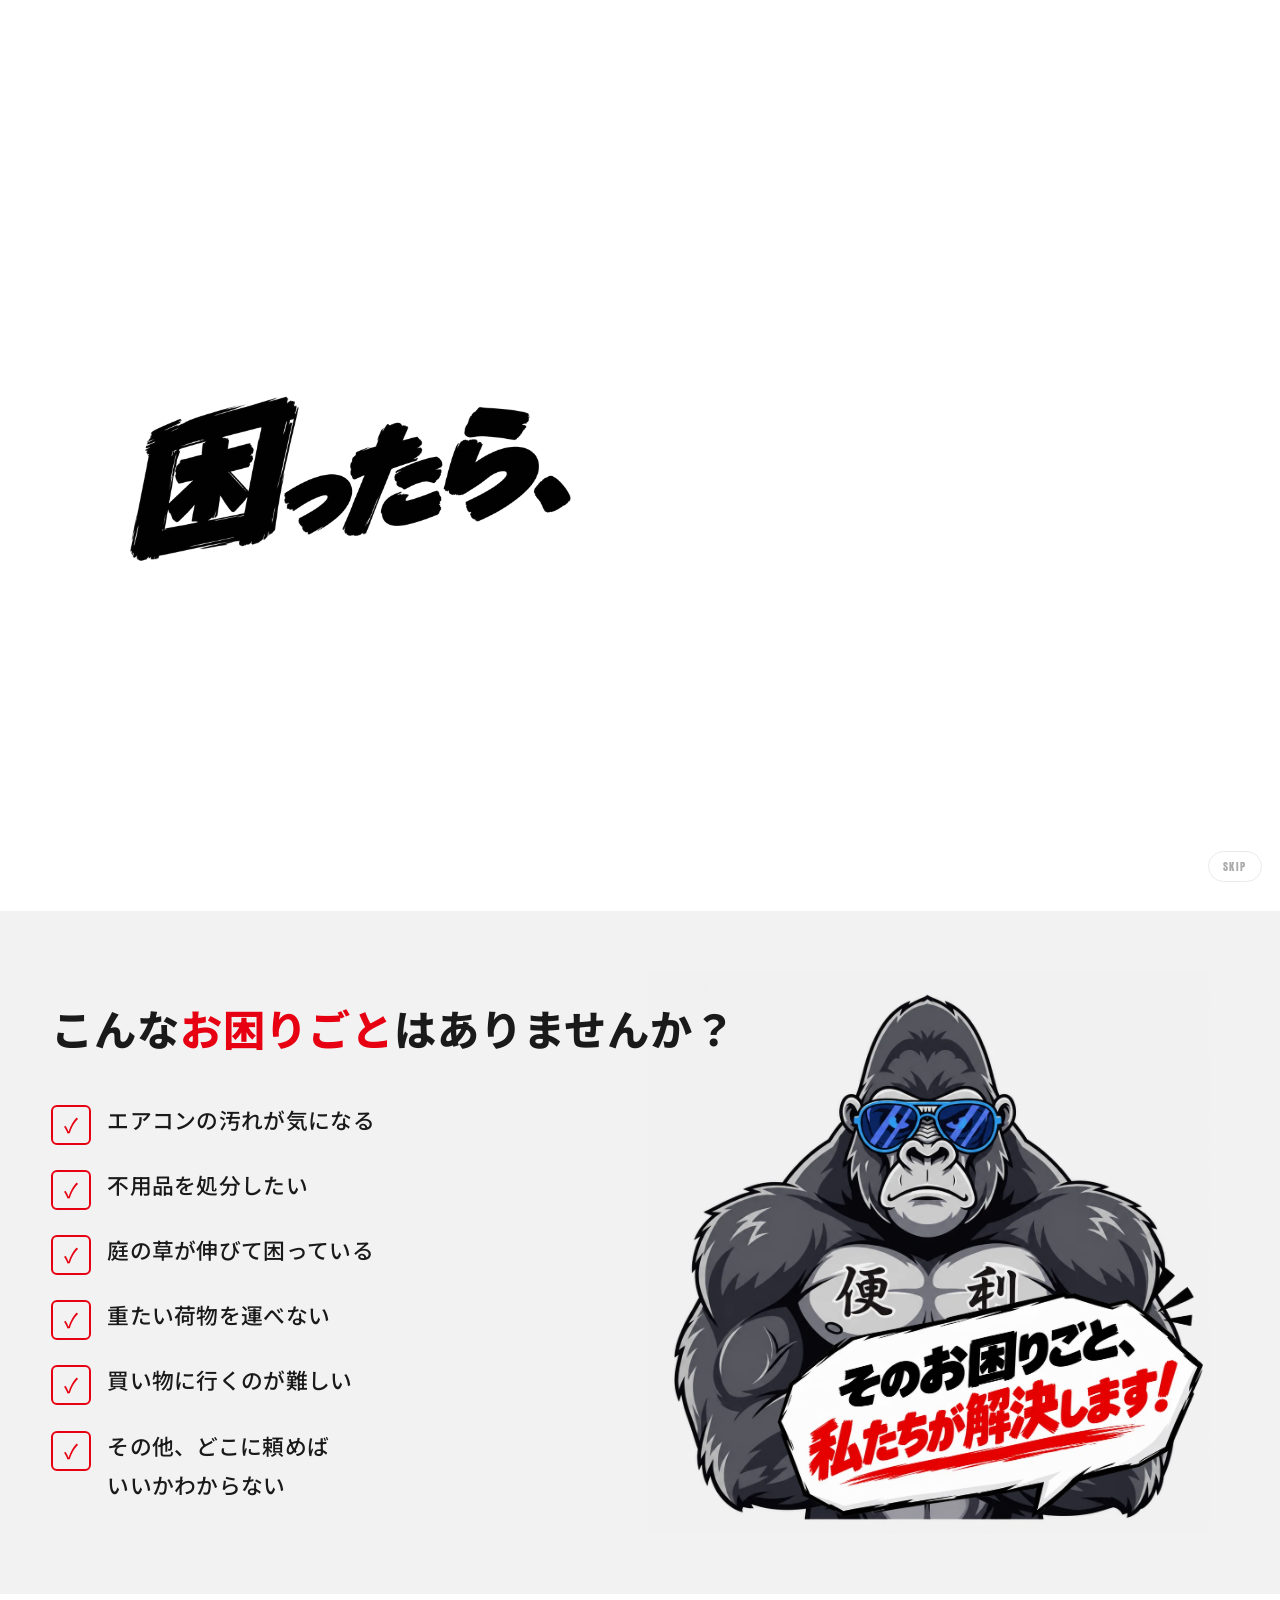
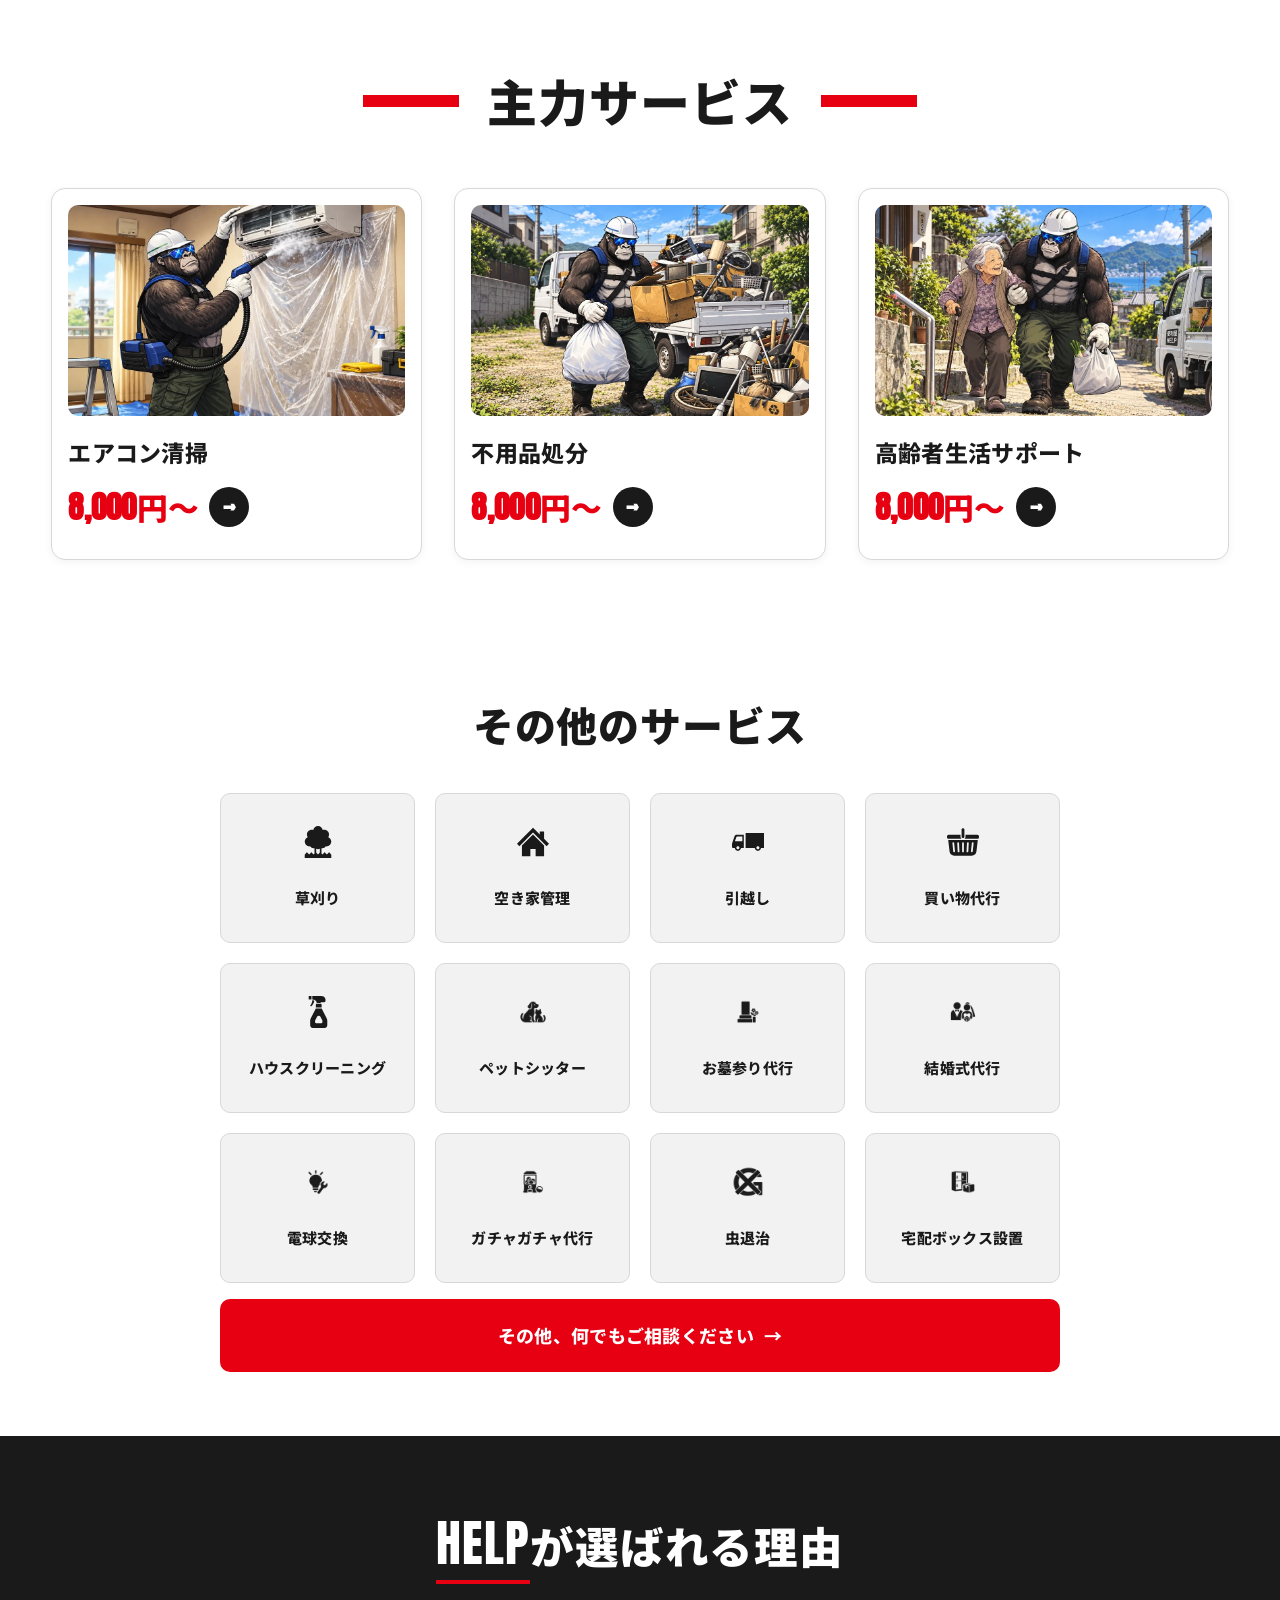
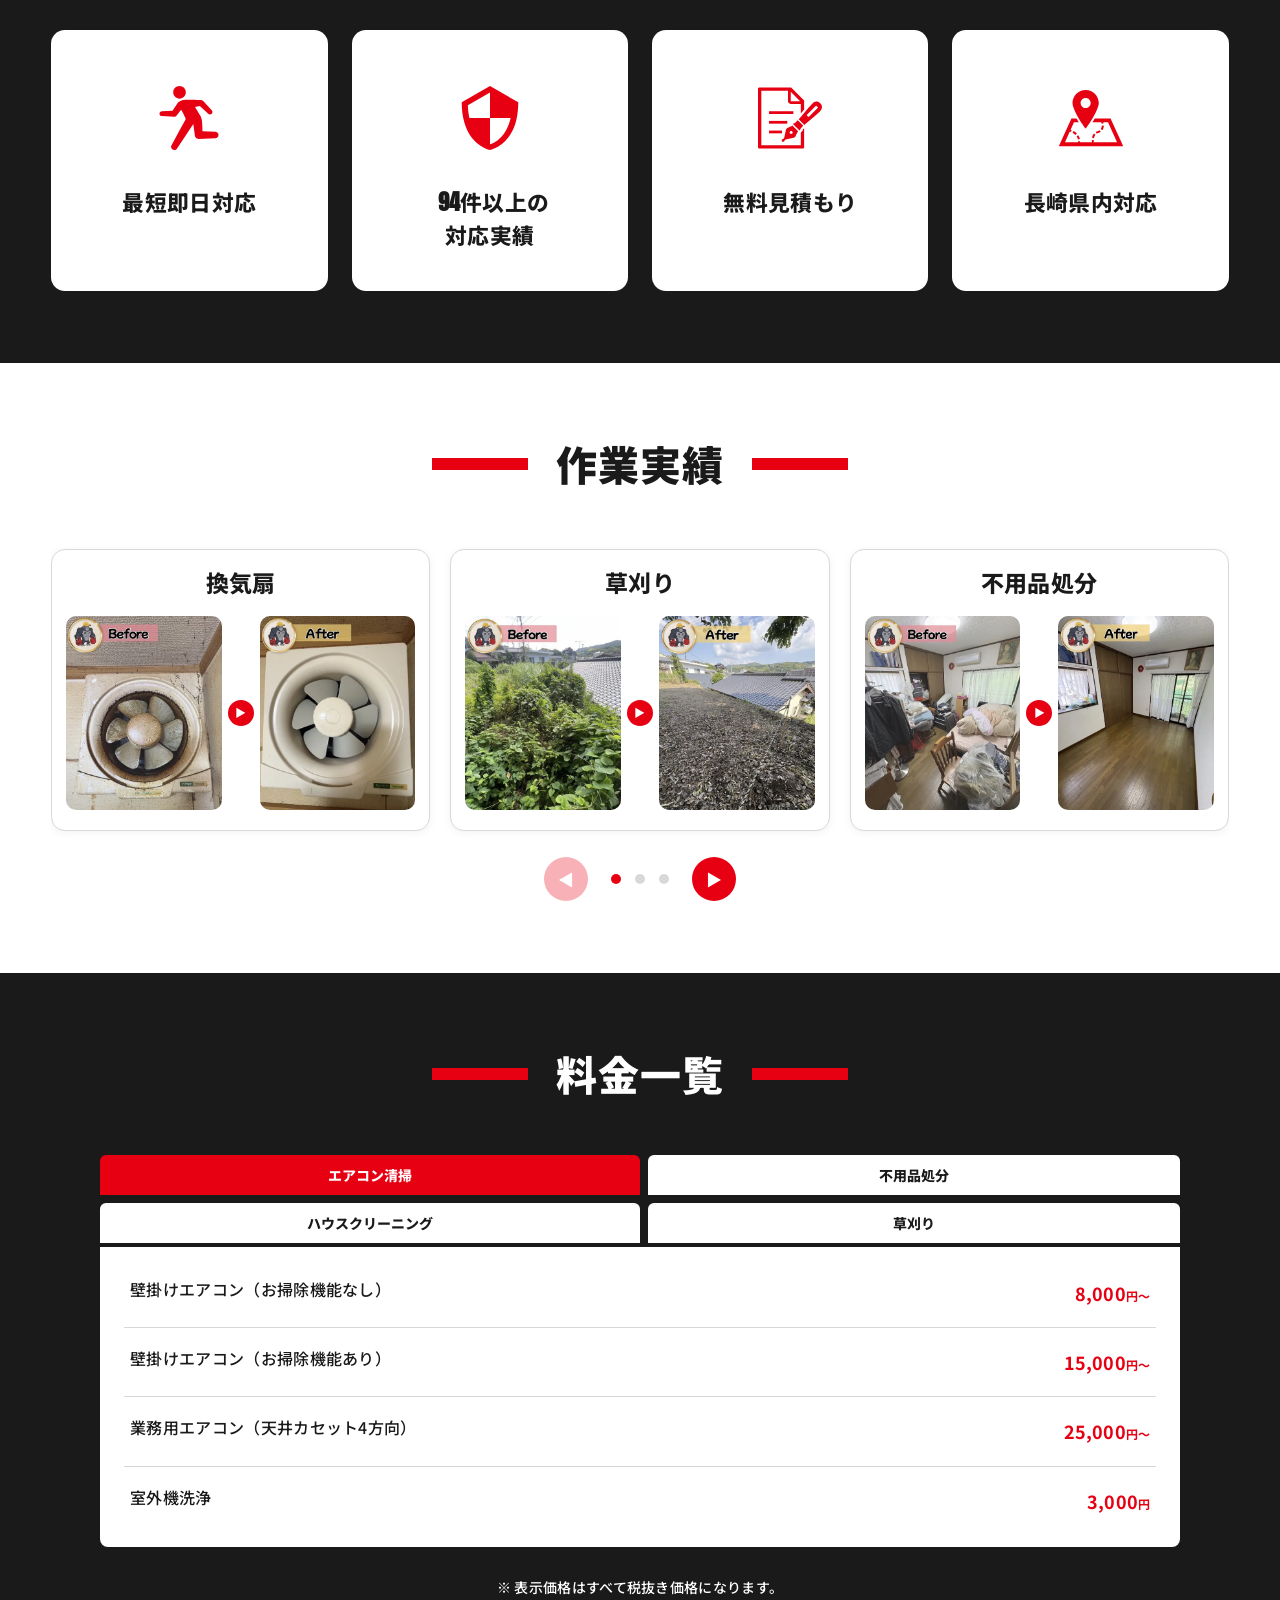
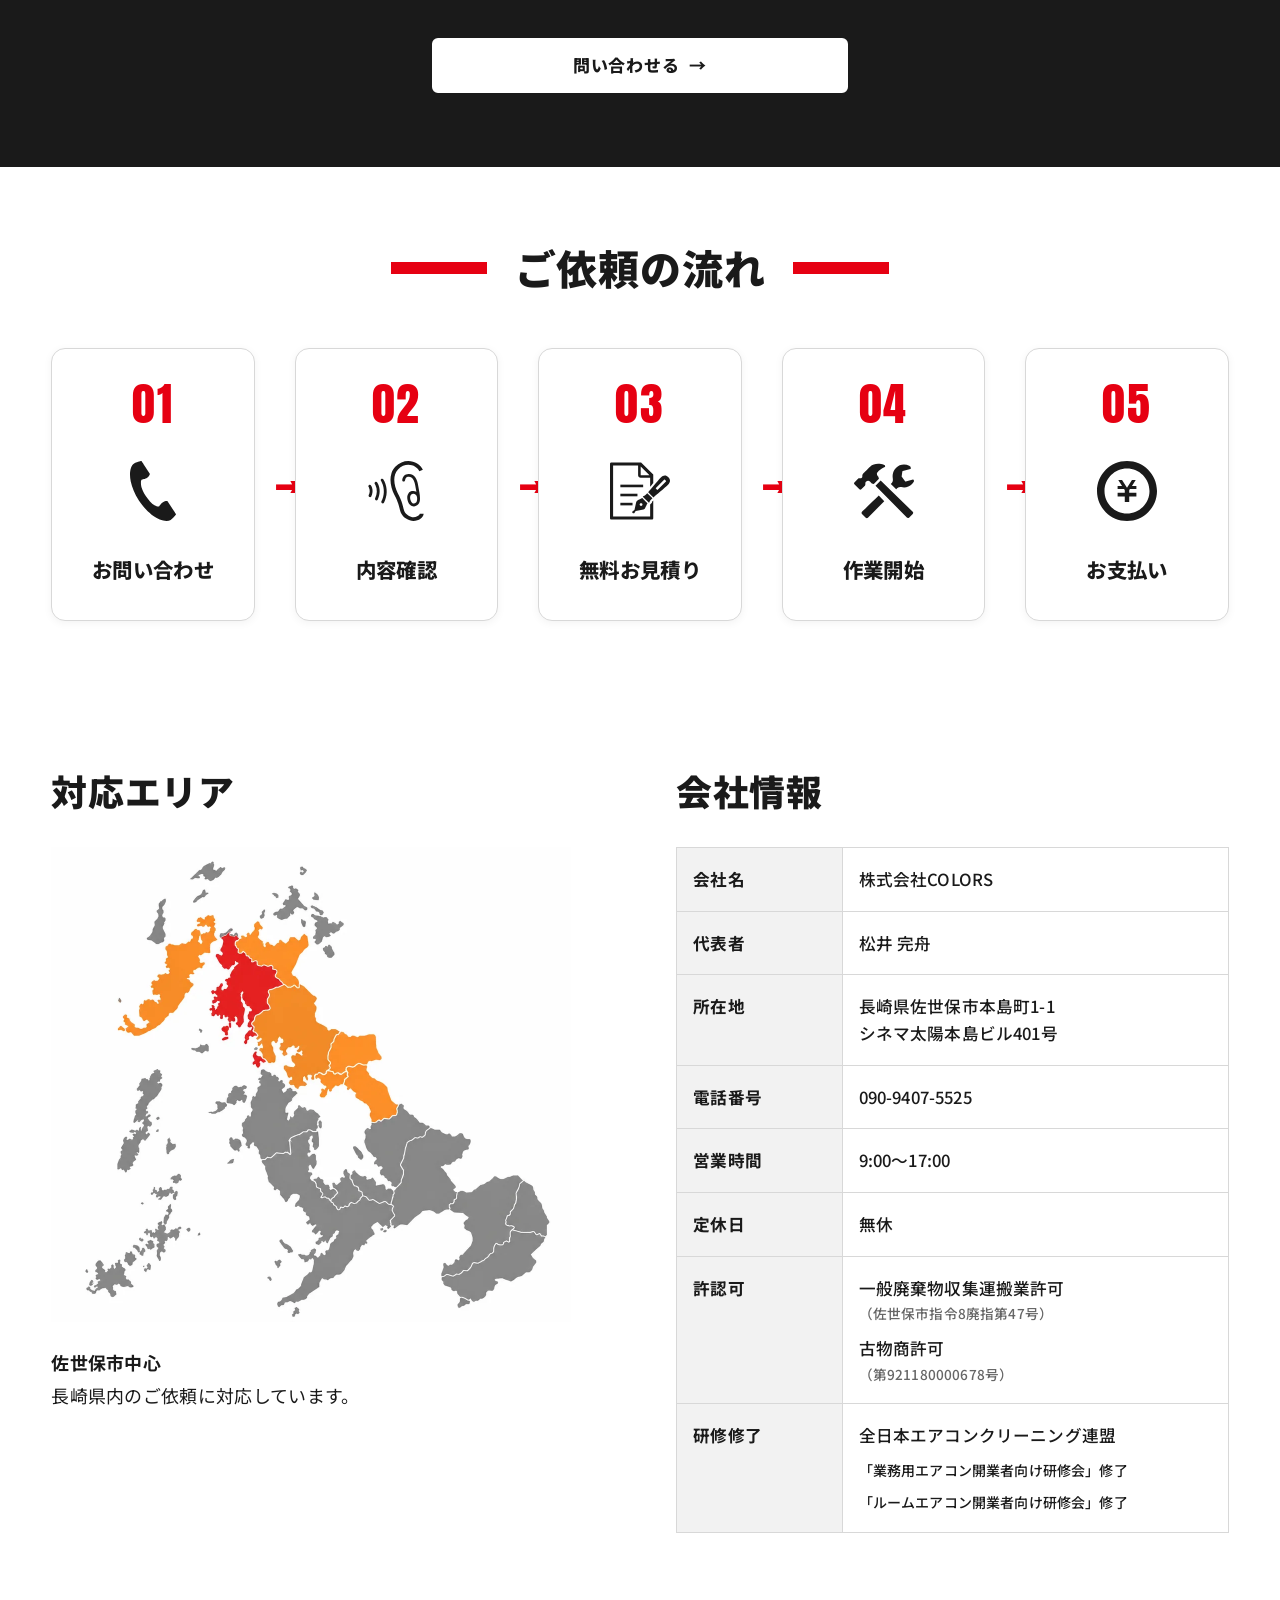
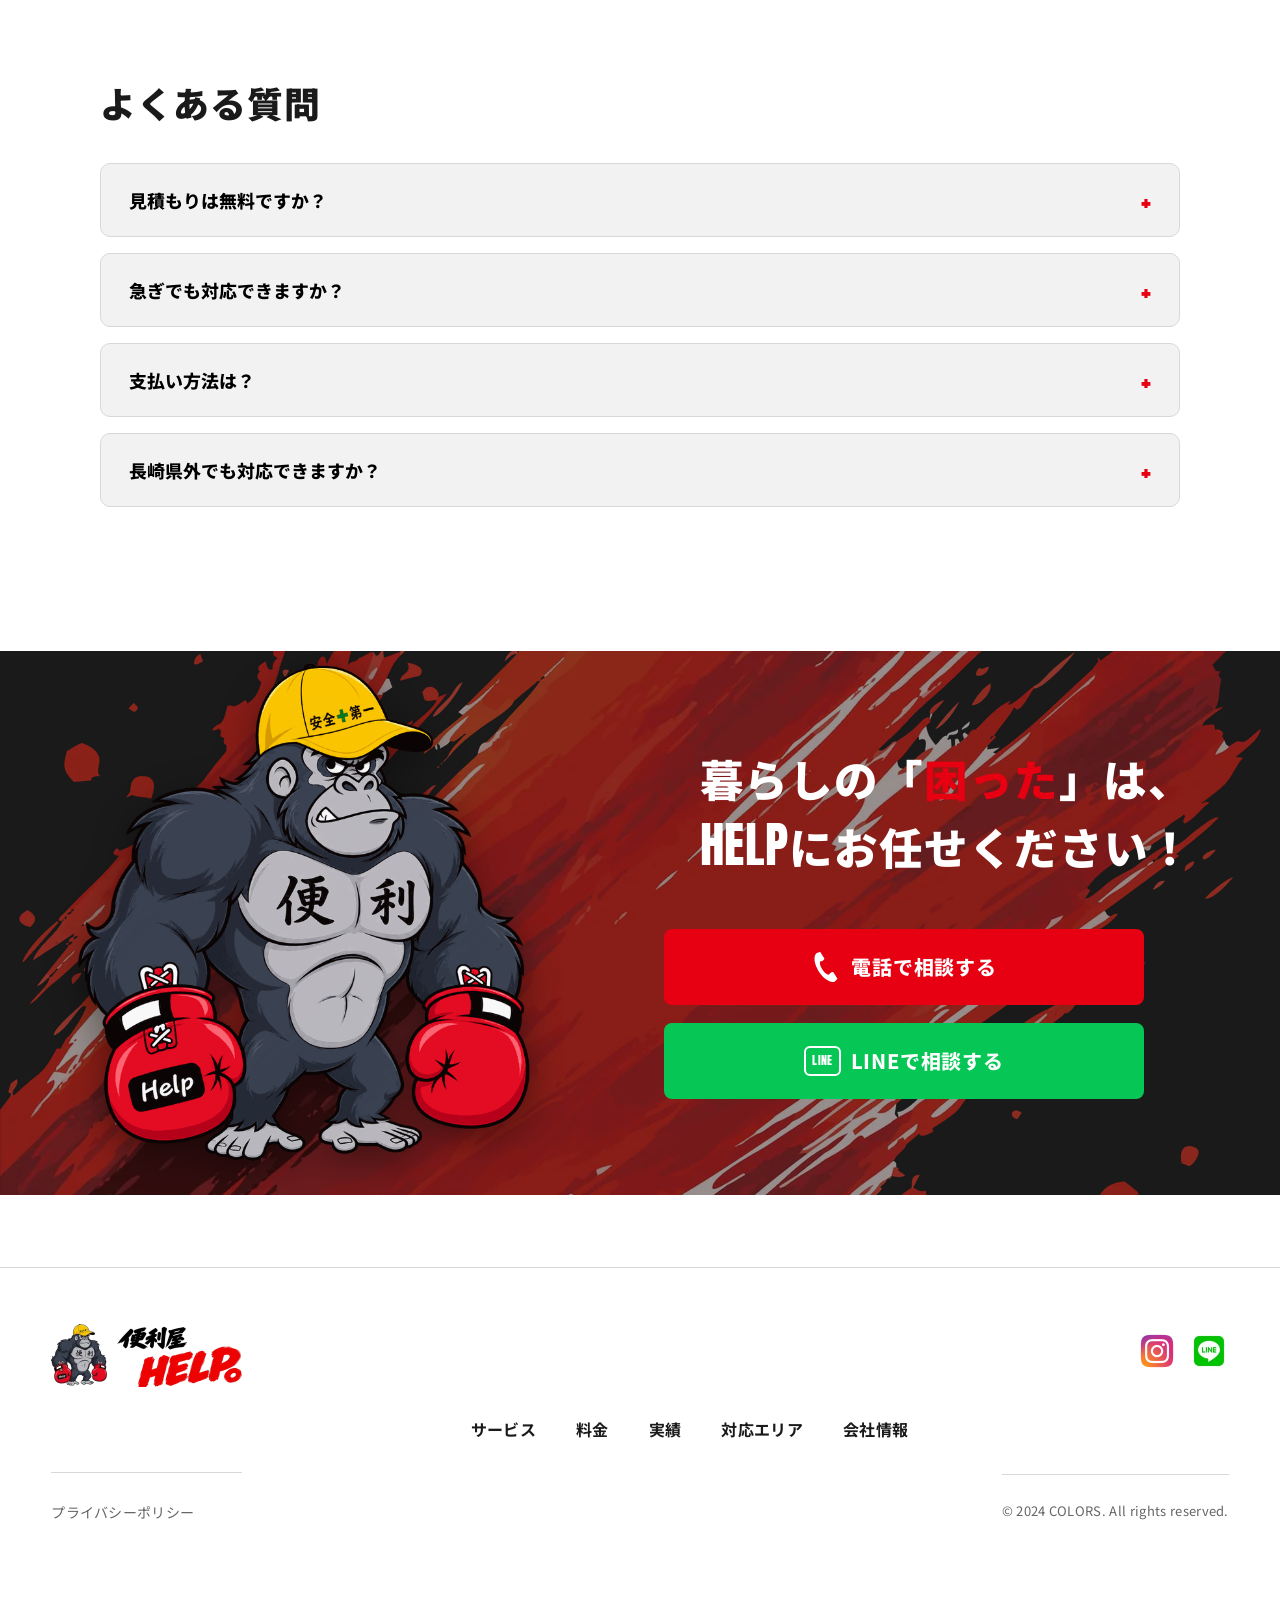
<file: index.html>
<!DOCTYPE html>
<html lang="ja">
<head>
<meta charset="UTF-8">
<meta name="viewport" content="width=device-width, initial-scale=1.0">
<title>佐世保の便利屋HELP｜不用品回収・エアコン清掃・草刈り｜長崎県全域対応</title>
<!-- ▼公開日にこの1行を削除する（削除するまでGoogleの検索結果に出ません） -->
<meta name="robots" content="noindex, nofollow">
<meta name="description" content="佐世保市の便利屋HELP。エアコン清掃・不用品処分・草刈り・高齢者サポートなど、作業料金8,000円〜、見積無料・最短即日対応。長崎県内全域OK。">
<link rel="canonical" href="https://benriya-help.com/">

<!-- ファビコン -->
<link rel="icon" href="/favicon.ico" sizes="48x48">
<link rel="icon" href="/images/icon-192.png" type="image/png" sizes="192x192">
<link rel="apple-touch-icon" href="/images/apple-touch-icon.png">
<meta name="theme-color" content="#e60012">

<!-- OGP（LINE・Instagram・Facebook・X でURLを貼った時のプレビュー） -->
<meta property="og:type" content="website">
<meta property="og:site_name" content="便利屋HELP">
<meta property="og:title" content="佐世保の便利屋HELP｜不用品回収・エアコン清掃・草刈り｜長崎県全域対応">
<meta property="og:description" content="佐世保市の便利屋HELP。作業料金8,000円〜、見積無料・最短即日対応。長崎県内全域OK。">
<meta property="og:url" content="https://benriya-help.com/">
<meta property="og:image" content="https://benriya-help.com/images/ogp.jpg">
<meta property="og:image:width" content="1200">
<meta property="og:image:height" content="630">
<meta property="og:locale" content="ja_JP">
<meta name="twitter:card" content="summary_large_image">

<!-- 構造化データ（Googleに店舗情報を伝える） -->
<script type="application/ld+json">
{
  "@context": "https://schema.org",
  "@type": "HomeAndConstructionBusiness",
  "@id": "https://benriya-help.com/#business",
  "name": "便利屋HELP",
  "alternateName": "HELP",
  "description": "佐世保市を中心に長崎県内全域で、エアコン清掃・不用品処分・草刈り・高齢者生活サポートなどを行う便利屋です。見積無料・最短即日対応。",
  "url": "https://benriya-help.com/",
  "logo": "https://benriya-help.com/images/logo-help-gorilla.png",
  "image": "https://benriya-help.com/images/ogp.jpg",
  "telephone": "+81-90-6586-9995",
  "priceRange": "¥8,000〜",
  "paymentAccepted": "現金, 銀行振込",
  "address": {
    "@type": "PostalAddress",
    "streetAddress": "本島町1-1 シネマ太陽本島ビル401号",
    "addressLocality": "佐世保市",
    "addressRegion": "長崎県",
    "addressCountry": "JP"
  },
  "openingHoursSpecification": {
    "@type": "OpeningHoursSpecification",
    "dayOfWeek": ["Monday","Tuesday","Wednesday","Thursday","Friday","Saturday","Sunday"],
    "opens": "09:00",
    "closes": "17:00"
  },
  "areaServed": [
    { "@type": "City", "name": "佐世保市" },
    { "@type": "AdministrativeArea", "name": "長崎県" }
  ],
  "parentOrganization": {
    "@type": "Organization",
    "name": "株式会社COLORS",
    "telephone": "+81-90-9407-5525"
  },
  "sameAs": [
    "https://www.instagram.com/benriya_help/",
    "https://lin.ee/pJm7vTQ"
  ],
  "hasOfferCatalog": {
    "@type": "OfferCatalog",
    "name": "便利屋サービス",
    "itemListElement": [
      { "@type": "Offer", "itemOffered": { "@type": "Service", "name": "エアコン清掃" } },
      { "@type": "Offer", "itemOffered": { "@type": "Service", "name": "不用品処分" } },
      { "@type": "Offer", "itemOffered": { "@type": "Service", "name": "高齢者生活サポート" } },
      { "@type": "Offer", "itemOffered": { "@type": "Service", "name": "草刈り" } },
      { "@type": "Offer", "itemOffered": { "@type": "Service", "name": "空き家管理" } }
    ]
  }
}
</script>
<link rel="preload" as="image" href="images/fv-komattara.webp" type="image/webp">
<link rel="preload" as="image" href="images/fv-help.webp" type="image/webp">
<link rel="preload" as="image" href="images/fv-gorilla.png">
<link rel="preload" as="image" type="image/webp" imagesrcset="images/fv-bg-red-1280.webp 1280w, images/fv-bg-red-2560.webp 2560w" imagesizes="(min-width: 960px) 70vw, 100vw">
<link rel="preload" as="image" href="images/gorilla-2.webp" type="image/webp">
<link rel="preconnect" href="https://fonts.googleapis.com">
<link rel="preconnect" href="https://fonts.gstatic.com" crossorigin>
<link href="https://fonts.googleapis.com/css2?family=Anton&family=Noto+Sans+JP:wght@400;500;700;800;900&family=Zen+Kaku+Gothic+New:wght@900&display=swap" rel="stylesheet">
<script>
/* スクロールアニメーション用：JSが動く環境だけ非表示状態を有効にする
   （視差効果を減らす設定では付けない）。script.js が読み込めなかった時の保険として
   4秒たっても準備完了にならなければ外す。 */
(function () {
  var root = document.documentElement;
  if (!window.matchMedia || window.matchMedia('(prefers-reduced-motion: reduce)').matches) { return; }
  root.classList.add('js-anim');
  setTimeout(function () {
    if (!window.helpRevealReady) { root.classList.remove('js-anim'); }
  }, 4000);
})();
</script>
<link rel="stylesheet" href="style.css?v=20261120-1">
</head>
<body>

<!-- ============================================================
     OPENING LOADER
     ゲージ(円)→ゲージ・ゴリラをフェードアウト→決め台詞を画面いっぱいに表示
     →フェードアウトの演出。
     参考実装: hertz-sasebo/HOME-PAGE の #loader と同じ仕組み
     （SVG円のstroke-dasharray/dashoffsetでゲージ描画、
     requestAnimationFrame + easeInOutCubicで進行）。
     ゴリラ画像(images/fv-gorilla.png)をゲージの先端に乗せて
     円周上を一周させ、決め台詞はFVと同じ画像
     （fv-komattara.png / fv-help.png）を使い回す。
     ============================================================ -->
<div id="openingLoader" class="opening-loader" role="status" aria-label="読み込み中">
  <div class="opening-loader__inner">
    <div class="opening-loader__ring-wrap" id="openingLoaderRingWrap">
      <svg class="opening-loader__ring" viewBox="0 0 100 100" aria-hidden="true">
        <circle class="opening-loader__track" cx="50" cy="50" r="42"></circle>
        <circle id="openingLoaderArc" class="opening-loader__progress" cx="50" cy="50" r="42" transform="rotate(-90 50 50)"></circle>
      </svg>
      <img class="opening-loader__gorilla" id="openingLoaderGorilla" src="images/fv-gorilla.png" width="700" height="769" alt="" aria-hidden="true">
    </div>
    <div class="opening-loader__foot">
      <span id="openingLoaderCounter" class="opening-loader__counter">000%</span>
    </div>
  </div>
  <div id="openingLoaderCopy" class="opening-loader__copy">
    <picture><source srcset="images/fv-komattara.webp" type="image/webp"><img class="opening-loader__copy-jp" id="openingLoaderJp" src="images/fv-komattara.png?v=20261015" alt="困ったら、" width="1340" height="637"></picture>
    <picture><source srcset="images/fv-help.webp" type="image/webp"><img class="opening-loader__copy-help" id="openingLoaderHelp" src="images/fv-help.png?v=20261015" alt="HELP。" width="1658" height="683"></picture>
  </div>
  <button type="button" class="opening-loader__skip" id="openingLoaderSkip" aria-label="演出をスキップ">SKIP</button>
</div>
<noscript><style>#openingLoader{display:none}</style></noscript>
<script>
/* JS無効時・2回目以降の訪問時に一瞬でも表示させないための
   同期的な先行チェック（本体の演出ロジックはscript.js側）。 */
(function () {
  try {
    if (sessionStorage.getItem('helpOpeningLoaderShown') === '1') {
      var el = document.getElementById('openingLoader');
      if (el) { el.style.display = 'none'; }
    }
  } catch (e) {}
})();
</script>

<!-- ============================================================
     HEADER
     ============================================================ -->
<header class="site-header" id="siteHeader">
  <div class="container header-inner">
    <a href="#fv" class="logo">
      <picture><source srcset="images/logo-help-gorilla.webp" type="image/webp"><img src="images/logo-help-gorilla.png?v=20261015" alt="便利屋HELP" class="logo__img" width="382" height="126"></picture>
    </a>

    <nav class="gnav" id="gnav" aria-label="グローバルナビゲーション">
      <ul class="gnav__list">
        <li><a href="#main-services">サービス</a></li>
        <li><a href="#prices">料金</a></li>
        <li><a href="#works">実績</a></li>
        <li><a href="#area-company">対応エリア</a></li>
        <li><a href="#area-company">会社情報</a></li>
      </ul>
    </nav>

    <button type="button" class="hamburger" id="hamburger" aria-label="メニューを開く" aria-expanded="false" aria-controls="gnav">
      <span></span><span></span><span></span>
    </button>
  </div>
</header>

<main>

  <!-- ============================================================
       01 | ファーストビュー
       ============================================================ -->
  <section id="fv" class="section fv" data-reveal-on="loader">
    <div class="fv__inner">

      <h1 class="fv__title reveal" data-reveal-delay="0.1">
        <span class="visually-hidden">佐世保の便利屋HELP</span>
        <picture><source srcset="images/fv-komattara.webp" type="image/webp"><img class="fv__title-img fv__title-img--jp" src="images/fv-komattara.png?v=20261015" alt="困ったら、" width="1340" height="637"></picture>
        <picture><source srcset="images/fv-help.webp" type="image/webp"><img class="fv__title-img fv__title-img--help" src="images/fv-help.png?v=20261015" alt="HELP。" width="1658" height="683"></picture>
      </h1>

      <div class="fv__visual">
        <picture><source type="image/webp" srcset="images/fv-bg-red-1280.webp 1280w, images/fv-bg-red-2560.webp 2560w" sizes="(min-width: 960px) 70vw, 100vw"><img class="fv__visual-bg reveal reveal--fade" data-reveal-delay="0.25" src="images/fv-bg-red-1280.png" alt="" aria-hidden="true" width="1280" height="1904"></picture>
        <img class="fv__gorilla reveal reveal--right" data-reveal-delay="0.25" src="images/fv-gorilla.png" alt="便利屋HELPのゴリラキャラクター" width="700" height="769">
        <p class="fv__band reveal" data-reveal-delay="0.4">
          <span class="fv__band-line">佐世保から長崎県内全域対応！</span>
          <span class="fv__band-line"><span class="fv__band-em">最短即日</span>で訪問・解決！</span>
        </p>
      </div>

      <p class="fv__price reveal" data-reveal-delay="0.4">
        <span class="fv__price-label">作業料金</span>
        <span class="fv__price-value"><span class="fv__price-num">8,000</span>円〜</span>
      </p>

      <ul class="fv__badges reveal" data-reveal-delay="0.4">
        <li class="fv__badge">見積<br>無料</li>
        <li class="fv__badge">即日<br>対応</li>
        <li class="fv__badge">100件以上の<br>対応実績</li>
      </ul>

      <div class="fv__cta reveal" data-reveal-delay="0.55">
        <a href="tel:09065869995" class="btn btn--tel">
          <span class="btn__icon btn__icon--phone" aria-hidden="true"><i class="icon" style="--icon:url(images/icons/phone.svg)"></i></span>
          電話で相談する
        </a>
        <a href="https://lin.ee/pJm7vTQ" class="btn btn--line">
          <span class="btn__icon" aria-hidden="true">LINE</span>
          LINEで相談する
        </a>
      </div>

      <a class="fv__scroll" href="#problems">
        SCROLL
      </a>

    </div>
  </section>


  <!-- ============================================================
       03 | こんなお困りごとはありませんか？
       ============================================================ -->
  <section id="problems" class="section problems">
    <div class="container problems__inner" data-reveal-together>
      <div class="problems__body">
        <h2 class="heading heading--plain reveal">
          こんな<span class="is-red">お困りごと</span>は<br>ありませんか？
        </h2>

        <ul class="problem-list" data-reveal-delay="0.1" data-reveal-stagger="0.08">
          <li class="reveal reveal--left">エアコンの汚れが気になる</li>
          <li class="reveal reveal--left">不用品を処分したい</li>
          <li class="reveal reveal--left">庭の草が伸びて困っている</li>
          <li class="reveal reveal--left">重たい荷物を運べない</li>
          <li class="reveal reveal--left">買い物に行くのが難しい</li>
          <li class="reveal reveal--left">その他、どこに頼めば<br class="problems__break">いいかわからない</li>
        </ul>
      </div>

      <div class="problems__char">
        <picture><source srcset="images/gorilla-2.webp" type="image/webp"><img class="problems__gorilla reveal reveal--pop" data-reveal-delay="0.8" src="images/gorilla-2.jpg?v=20261015" alt="" width="1254" height="1254"></picture>
        <picture><source srcset="images/そのお困りごと、私たちが解決します！.webp" type="image/webp"><img class="problems__balloon reveal reveal--pop" data-reveal-delay="0.9" src="images/そのお困りごと、私たちが解決します！.png?v=20261015" alt="そのお困りごと、私たちが解決します！" width="1000" height="667"></picture>
      </div>
    </div>
  </section>


  <!-- ============================================================
       04 | 主力サービス
       ============================================================ -->
  <section id="main-services" class="section main-services">
    <div class="container">
      <h2 class="heading heading--slash reveal">主力サービス</h2>

      <div class="service-cards" data-reveal-delay="0.1" data-reveal-stagger="0.12">
        <article class="service-card reveal">
          <picture><source srcset="images/services/aircon-cleaning.webp" type="image/webp"><img src="images/services/aircon-cleaning.jpg?v=20261015" alt="エアコン清掃" class="service-card__img" width="1000" height="625" loading="lazy" decoding="async"></picture>
          <h3 class="service-card__name">エアコン清掃</h3>
          <p class="service-card__price">8,000円〜 <span class="service-card__arrow" aria-hidden="true">→</span></p>
        </article>

        <article class="service-card reveal">
          <picture><source srcset="images/services/waste-disposal.webp" type="image/webp"><img src="images/services/waste-disposal.jpg?v=20261015" alt="不用品処分" class="service-card__img" width="1000" height="625" loading="lazy" decoding="async"></picture>
          <h3 class="service-card__name">不用品処分</h3>
          <p class="service-card__price">8,000円〜 <span class="service-card__arrow" aria-hidden="true">→</span></p>
        </article>

        <article class="service-card reveal">
          <picture><source srcset="images/services/elderly-support.webp" type="image/webp"><img src="images/services/elderly-support.jpg?v=20261015" alt="高齢者生活サポート" class="service-card__img" width="1000" height="626" loading="lazy" decoding="async"></picture>
          <h3 class="service-card__name">高齢者生活サポート</h3>
          <p class="service-card__price">8,000円〜 <span class="service-card__arrow" aria-hidden="true">→</span></p>
        </article>
      </div>
    </div>
  </section>


  <!-- ============================================================
       05 | その他のサービス
       ============================================================ -->
  <section id="other-services" class="section other-services">
    <div class="container">
      <h2 class="heading heading--plain heading--center reveal">その他のサービス</h2>

      <ul class="mini-cards" data-reveal-delay="0.1" data-reveal-stagger="0.04">
        <li class="mini-card reveal">
          <span class="mini-card__icon"><i class="icon" style="--icon:url(images/icons/park.svg)"></i></span>
          <span class="mini-card__name">草刈り</span>
        </li>
        <li class="mini-card reveal">
          <span class="mini-card__icon"><i class="icon" style="--icon:url(images/icons/house.svg)"></i></span>
          <span class="mini-card__name"><span class="mini-card__word">空き家</span> <span class="mini-card__word">管理</span></span>
        </li>
        <li class="mini-card reveal">
          <span class="mini-card__icon"><i class="icon" style="--icon:url(images/icons/truck.svg)"></i></span>
          <span class="mini-card__name">引越し</span>
        </li>
        <li class="mini-card reveal">
          <span class="mini-card__icon"><i class="icon" style="--icon:url(images/icons/basket.svg)"></i></span>
          <span class="mini-card__name"><span class="mini-card__word">買い物</span> <span class="mini-card__word">代行</span></span>
        </li>
        <li class="mini-card reveal">
          <span class="mini-card__icon"><i class="icon" style="--icon:url(images/icons/spray.svg)"></i></span>
          <span class="mini-card__name"><span class="mini-card__word">ハウス</span> <span class="mini-card__word">クリーニング</span></span>
        </li>
        <li class="mini-card reveal">
          <span class="mini-card__icon"><i class="icon" style="--icon:url(images/icons/pet-sitter.png)"></i></span>
          <span class="mini-card__name"><span class="mini-card__word">ペット</span> <span class="mini-card__word">シッター</span></span>
        </li>
        <li class="mini-card reveal">
          <span class="mini-card__icon"><i class="icon" style="--icon:url(images/icons/grave-visit.png)"></i></span>
          <span class="mini-card__name"><span class="mini-card__word">お墓参り</span> <span class="mini-card__word">代行</span></span>
        </li>
        <li class="mini-card reveal">
          <span class="mini-card__icon"><i class="icon" style="--icon:url(images/icons/wedding.png)"></i></span>
          <span class="mini-card__name"><span class="mini-card__word">結婚式</span> <span class="mini-card__word">代行</span></span>
        </li>
        <li class="mini-card reveal">
          <span class="mini-card__icon"><i class="icon" style="--icon:url(images/icons/bulb.png)"></i></span>
          <span class="mini-card__name">電球交換</span>
        </li>
        <li class="mini-card reveal">
          <span class="mini-card__icon"><i class="icon" style="--icon:url(images/icons/gacha.png)"></i></span>
          <span class="mini-card__name"><span class="mini-card__word">ガチャガチャ</span> <span class="mini-card__word">代行</span></span>
        </li>
        <li class="mini-card reveal">
          <span class="mini-card__icon"><i class="icon" style="--icon:url(images/icons/pest-control.png)"></i></span>
          <span class="mini-card__name">虫退治</span>
        </li>
        <li class="mini-card reveal">
          <span class="mini-card__icon"><i class="icon" style="--icon:url(images/icons/locker.png)"></i></span>
          <span class="mini-card__name"><span class="mini-card__word">宅配ボックス</span> <span class="mini-card__word">設置</span></span>
        </li>
      </ul>

      <a href="#page-bottom" class="other-services__more reveal" data-reveal-delay="0.6">その他、何でもご相談ください <span aria-hidden="true">→</span></a>
    </div>
  </section>


  <!-- ============================================================
       06 | HELPが選ばれる理由
       ============================================================ -->
  <section id="reasons" class="section reasons">
    <div class="container">
      <h2 class="heading heading--ondark heading--center reveal"><span class="is-underline acc">HELP</span>が選ばれる理由</h2>

      <ul class="reason-cards" data-reveal-delay="0.1" data-reveal-stagger="0.1">
        <li class="reason-card reveal reveal--pop">
          <span class="reason-card__icon"><i class="icon" style="--icon:url(images/icons/rush.svg)"></i></span>
          <span class="reason-card__text">最短即日対応</span>
        </li>
        <li class="reason-card reveal reveal--pop">
          <span class="reason-card__icon"><i class="icon" style="--icon:url(images/icons/security.svg)"></i></span>
          <span class="reason-card__text"><span class="count-up" data-count-to="100">100</span>件以上の<br>対応実績</span>
        </li>
        <li class="reason-card reveal reveal--pop">
          <span class="reason-card__icon"><i class="icon" style="--icon:url(images/icons/doc-pen.svg)"></i></span>
          <span class="reason-card__text">無料見積もり</span>
        </li>
        <li class="reason-card reveal reveal--pop">
          <span class="reason-card__icon"><i class="icon" style="--icon:url(images/icons/pin.svg)"></i></span>
          <span class="reason-card__text">長崎県内対応</span>
        </li>
      </ul>
    </div>
  </section>


  <!-- ============================================================
       07 | 作業実績
       ============================================================ -->
  <section id="works" class="section works">
    <div class="container">
      <h2 class="heading heading--slash reveal">作業実績</h2>

      <!-- PC・タブレット：1ページ3ボックス×3ページ / スマホ：1ページ2ボックス×4ページ -->
      <div class="works-carousel reveal" data-reveal-delay="0.1" data-works-carousel>
      <div class="work-cards">
        <article class="work-card">
          <h3 class="work-card__name">換気扇</h3>
          <div class="work-card__compare">
            <picture><source srcset="images/works/vent-before.webp" type="image/webp"><img src="images/works/vent-before.jpg?v=20261015" alt="換気扇清掃 施工前" class="work-card__img" width="493" height="600" loading="lazy" decoding="async"></picture>
            <span class="work-card__mid" aria-hidden="true">▶</span>
            <picture><source srcset="images/works/vent-after.webp" type="image/webp"><img src="images/works/vent-after.jpg?v=20261015" alt="換気扇清掃 施工後" class="work-card__img" width="492" height="600" loading="lazy" decoding="async"></picture>
          </div>
        </article>

        <article class="work-card">
          <h3 class="work-card__name">草刈り</h3>
          <div class="work-card__compare">
            <picture><source srcset="images/works/grass-before.webp" type="image/webp"><img src="images/works/grass-before.jpg?v=20261015" alt="草刈り 施工前" class="work-card__img" width="488" height="600" loading="lazy" decoding="async"></picture>
            <span class="work-card__mid" aria-hidden="true">▶</span>
            <picture><source srcset="images/works/grass-after.webp" type="image/webp"><img src="images/works/grass-after.jpg?v=20261015" alt="草刈り 施工後" class="work-card__img" width="488" height="600" loading="lazy" decoding="async"></picture>
          </div>
        </article>

        <article class="work-card work-card--pc-only">
          <h3 class="work-card__name">不用品処分</h3>
          <div class="work-card__compare">
            <picture><source srcset="images/works/waste-before.webp" type="image/webp"><img src="images/works/waste-before.jpg?v=20261015" alt="不用品処分 施工前" class="work-card__img" width="483" height="600" loading="lazy" decoding="async"></picture>
            <span class="work-card__mid" aria-hidden="true">▶</span>
            <picture><source srcset="images/works/waste-after.webp" type="image/webp"><img src="images/works/waste-after.jpg?v=20261015" alt="不用品処分 施工後" class="work-card__img" width="489" height="600" loading="lazy" decoding="async"></picture>
          </div>
        </article>

        <article class="work-card">
          <h3 class="work-card__name">キッチン</h3>
          <div class="work-card__compare">
            <picture><source srcset="images/works/kitchen-before.webp" type="image/webp"><img src="images/works/kitchen-before.jpg?v=20261015" alt="キッチン 施工前" class="work-card__img" loading="lazy" width="489" height="600" decoding="async"></picture>
            <span class="work-card__mid" aria-hidden="true">▶</span>
            <picture><source srcset="images/works/kitchen-after.webp" type="image/webp"><img src="images/works/kitchen-after.jpg?v=20261015" alt="キッチン 施工後" class="work-card__img" loading="lazy" width="489" height="600" decoding="async"></picture>
          </div>
        </article>

        <article class="work-card">
          <h3 class="work-card__name">浴室</h3>
          <div class="work-card__compare">
            <picture><source srcset="images/works/bath-before.webp" type="image/webp"><img src="images/works/bath-before.jpg?v=20261015" alt="浴室 施工前" class="work-card__img" loading="lazy" width="492" height="600" decoding="async"></picture>
            <span class="work-card__mid" aria-hidden="true">▶</span>
            <picture><source srcset="images/works/bath-after.webp" type="image/webp"><img src="images/works/bath-after.jpg?v=20261015" alt="浴室 施工後" class="work-card__img" loading="lazy" width="490" height="600" decoding="async"></picture>
          </div>
        </article>

        <article class="work-card">
          <h3 class="work-card__name">トイレ</h3>
          <div class="work-card__compare">
            <picture><source srcset="images/works/toilet-before.webp" type="image/webp"><img src="images/works/toilet-before.jpg?v=20261015" alt="トイレ 施工前" class="work-card__img" loading="lazy" width="488" height="600" decoding="async"></picture>
            <span class="work-card__mid" aria-hidden="true">▶</span>
            <picture><source srcset="images/works/toilet-after.webp" type="image/webp"><img src="images/works/toilet-after.jpg?v=20261015" alt="トイレ 施工後" class="work-card__img" loading="lazy" width="489" height="600" decoding="async"></picture>
          </div>
        </article>

        <article class="work-card">
          <h3 class="work-card__name">窓清掃</h3>
          <div class="work-card__compare">
            <picture><source srcset="images/works/window-before.webp" type="image/webp"><img src="images/works/window-before.jpg?v=20261015" alt="窓清掃 施工前" class="work-card__img" loading="lazy" width="484" height="600" decoding="async"></picture>
            <span class="work-card__mid" aria-hidden="true">▶</span>
            <picture><source srcset="images/works/window-after.webp" type="image/webp"><img src="images/works/window-after.jpg?v=20261015" alt="窓清掃 施工後" class="work-card__img" loading="lazy" width="485" height="600" decoding="async"></picture>
          </div>
        </article>

        <article class="work-card">
          <h3 class="work-card__name">タイルカーペット施工</h3>
          <div class="work-card__compare">
            <picture><source srcset="images/works/carpet-before.webp" type="image/webp"><img src="images/works/carpet-before.jpg?v=20261015" alt="タイルカーペット施工 施工前" class="work-card__img" loading="lazy" width="490" height="600" decoding="async"></picture>
            <span class="work-card__mid" aria-hidden="true">▶</span>
            <picture><source srcset="images/works/carpet-after.webp" type="image/webp"><img src="images/works/carpet-after.jpg?v=20261015" alt="タイルカーペット施工 施工後" class="work-card__img" loading="lazy" width="484" height="600" decoding="async"></picture>
          </div>
        </article>

        <article class="work-card">
          <h3 class="work-card__name">家具組み立て</h3>
          <div class="work-card__compare">
            <picture><source srcset="images/works/furniture-before.webp" type="image/webp"><img src="images/works/furniture-before.jpg?v=20261015" alt="家具組み立て 施工前" class="work-card__img" loading="lazy" width="480" height="600" decoding="async"></picture>
            <span class="work-card__mid" aria-hidden="true">▶</span>
            <picture><source srcset="images/works/furniture-after.webp" type="image/webp"><img src="images/works/furniture-after.jpg?v=20261015" alt="家具組み立て 施工後" class="work-card__img" loading="lazy" width="480" height="600" decoding="async"></picture>
          </div>
        </article>
      </div>
      <div class="works-carousel__controls">
        <button type="button" class="works-carousel__arrow works-carousel__arrow--prev" aria-label="前の実績へ">&#9664;</button>
        <div class="works-carousel__dots"></div>
        <button type="button" class="works-carousel__arrow works-carousel__arrow--next" aria-label="次の実績へ">&#9654;</button>
      </div>
      </div><!-- /.works-carousel -->
    </div>
  </section>


  <!-- ============================================================
       08 | 料金一覧
       ============================================================ -->
  <section id="prices" class="section prices">
    <div class="container">
      <h2 class="heading heading--slash heading--ondark reveal">料金一覧</h2>

      <div class="price-tabs reveal" data-reveal-delay="0.1" role="tablist" aria-label="料金カテゴリ">
        <button class="price-tab is-active" role="tab" aria-selected="true" data-target="price-ac">エアコン清掃</button>
        <button class="price-tab" role="tab" aria-selected="false" data-target="price-waste">不用品処分</button>
        <button class="price-tab" role="tab" aria-selected="false" data-target="price-house">ハウスクリーニング</button>
        <button class="price-tab" role="tab" aria-selected="false" data-target="price-grass">草刈り</button>
      </div>

      <div class="price-panels reveal" data-reveal-delay="0.1">
        <div class="price-panel is-active" id="price-ac" role="tabpanel">
          <p class="price-panel__head"><span class="price-panel__name">エアコン清掃</span><span class="price-panel__from">8,000円〜</span></p>
          <button type="button" class="price-panel__more" aria-expanded="false" aria-controls="price-ac-detail"><span class="price-panel__label price-panel__label--open">詳細を見る</span><span class="price-panel__label price-panel__label--close">詳細を閉じる</span><span class="price-panel__arrow" aria-hidden="true">→</span></button>
          <div class="price-panel__detail" id="price-ac-detail"><div class="price-panel__inner">
          <table class="price-table">
            <tbody>
              <tr><th>壁掛けエアコン（お掃除機能なし）</th><td><span class="price-table__num">8,000</span><span class="price-table__unit">円〜</span></td></tr>
              <tr><th>壁掛けエアコン（お掃除機能あり）</th><td><span class="price-table__num">15,000</span><span class="price-table__unit">円〜</span></td></tr>
              <tr><th>業務用エアコン（天井カセット4方向）</th><td><span class="price-table__num">25,000</span><span class="price-table__unit">円〜</span></td></tr>
              <tr><th>室外機洗浄</th><td><span class="price-table__num">3,000</span><span class="price-table__unit">円</span></td></tr>
            </tbody>
          </table>
          </div></div>
        </div>

        <div class="price-panel" id="price-waste" role="tabpanel" hidden>
          <p class="price-panel__head"><span class="price-panel__name">不用品処分</span><span class="price-panel__from">8,000円〜</span></p>
          <button type="button" class="price-panel__more" aria-expanded="false" aria-controls="price-waste-detail"><span class="price-panel__label price-panel__label--open">詳細を見る</span><span class="price-panel__label price-panel__label--close">詳細を閉じる</span><span class="price-panel__arrow" aria-hidden="true">→</span></button>
          <div class="price-panel__detail" id="price-waste-detail"><div class="price-panel__inner">
          <table class="price-table">
            <tbody>
              <tr><th>家庭用不用品回収</th><td><span class="price-table__num">8,000</span><span class="price-table__unit">円〜</span></td></tr>
              <tr><th>軽トラ1台（リサイクル商品以外）</th><td><span class="price-table__num">15,000</span><span class="price-table__unit">円〜</span></td></tr>
              <tr><th>分別</th><td><span class="price-table__num">3,000</span><span class="price-table__unit">円〜</span></td></tr>
              <tr><th>駐車場なし運び出し</th><td><span class="price-table__num">3,000</span><span class="price-table__unit">円／人</span></td></tr>
            </tbody>
          </table>
          </div></div>
        </div>
        <div class="price-panel" id="price-house" role="tabpanel" hidden>
          <p class="price-panel__head"><span class="price-panel__name">ハウスクリーニング</span><span class="price-panel__from">15,000円〜</span></p>
          <button type="button" class="price-panel__more" aria-expanded="false" aria-controls="price-house-detail"><span class="price-panel__label price-panel__label--open">詳細を見る</span><span class="price-panel__label price-panel__label--close">詳細を閉じる</span><span class="price-panel__arrow" aria-hidden="true">→</span></button>
          <div class="price-panel__detail" id="price-house-detail"><div class="price-panel__inner">
          <table class="price-table">
            <tbody>
              <tr><th>1K・1R</th><td><span class="price-table__num">15,000</span><span class="price-table__unit">円〜</span></td></tr>
              <tr><th>1LDK</th><td><span class="price-table__num">24,000</span><span class="price-table__unit">円〜</span></td></tr>
              <tr><th>2LDK</th><td><span class="price-table__num">33,000</span><span class="price-table__unit">円〜</span></td></tr>
              <tr><th>3LDK</th><td><span class="price-table__num">42,000</span><span class="price-table__unit">円〜</span></td></tr>
              <tr><th>一戸建／その他</th><td><span class="price-table__num">要相談</span></td></tr>
            </tbody>
          </table>
          </div></div>
        </div>
        <div class="price-panel" id="price-grass" role="tabpanel" hidden>
          <p class="price-panel__head"><span class="price-panel__name">草刈り</span><span class="price-panel__from">8,000円〜</span></p>
          <button type="button" class="price-panel__more" aria-expanded="false" aria-controls="price-grass-detail"><span class="price-panel__label price-panel__label--open">詳細を見る</span><span class="price-panel__label price-panel__label--close">詳細を閉じる</span><span class="price-panel__arrow" aria-hidden="true">→</span></button>
          <div class="price-panel__detail" id="price-grass-detail"><div class="price-panel__inner">
          <table class="price-table">
            <tbody>
              <tr><th>草刈り</th><td><span class="price-table__num">8,000</span><span class="price-table__unit">円〜</span></td></tr>
              <tr><th>範囲計算（無料相談可）</th><td><span class="price-table__num">200</span><span class="price-table__unit">円〜</span><span class="price-table__num">300</span><span class="price-table__unit">円／㎡</span></td></tr>
              <tr><th>除草剤（要お見積り）</th><td><span class="price-table__num">100</span><span class="price-table__unit">円〜</span><span class="price-table__num">200</span><span class="price-table__unit">円／㎡</span></td></tr>
            </tbody>
          </table>
          </div></div>
        </div>
      </div>

      <p class="price-note reveal" data-reveal-delay="0.1">※ 表示価格はすべて税抜き価格になります。</p>

      <div class="section__more reveal" data-reveal-delay="0.1">
        <a href="#page-bottom" class="btn btn--outline">問い合わせる <span aria-hidden="true">→</span></a>
      </div>
    </div>
  </section>


  <!-- ============================================================
       09 | ご依頼の流れ
       ============================================================ -->
  <section id="flow" class="section flow">
    <div class="container">
      <h2 class="heading heading--slash reveal">ご依頼の流れ</h2>

      <ol class="flow-steps" data-reveal-together data-reveal-delay="0.1" data-reveal-stagger="0.15">
        <li class="flow-step reveal">
          <span class="flow-step__num">01</span>
          <span class="flow-step__icon"><i class="icon" style="--icon:url(images/icons/phone.svg)"></i></span>
          <span class="flow-step__label">お問い合わせ</span>
        </li>
        <li class="flow-step reveal">
          <span class="flow-step__num">02</span>
          <span class="flow-step__icon"><i class="icon" style="--icon:url(images/icons/ear.svg)"></i></span>
          <span class="flow-step__label">内容確認</span>
        </li>
        <li class="flow-step reveal">
          <span class="flow-step__num">03</span>
          <span class="flow-step__icon"><i class="icon" style="--icon:url(images/icons/doc-pen.svg)"></i></span>
          <span class="flow-step__label">無料お見積り</span>
        </li>
        <li class="flow-step reveal">
          <span class="flow-step__num">04</span>
          <span class="flow-step__icon"><i class="icon" style="--icon:url(images/icons/tool.svg)"></i></span>
          <span class="flow-step__label">作業開始</span>
        </li>
        <li class="flow-step reveal">
          <span class="flow-step__num">05</span>
          <span class="flow-step__icon"><i class="icon" style="--icon:url(images/icons/coin-yen.svg)"></i></span>
          <span class="flow-step__label">お支払い</span>
        </li>
      </ol>
    </div>
  </section>


  <!-- ============================================================
       10 | 対応エリア・会社情報
       ============================================================ -->
  <section id="area-company" class="section area-company">
    <div class="container area-company__inner">
      <div class="area">
        <h2 class="heading heading--plain reveal">対応エリア</h2>
        <picture><source srcset="images/area-map.webp" type="image/webp"><img class="area__map reveal reveal--zoom" data-reveal-delay="0.1" src="images/area-map.png?v=20261015" alt="長崎県の対応エリアマップ" width="1040" height="950" loading="lazy" decoding="async"></picture>
        <p class="area__lead reveal" data-reveal-delay="0.25"><b>佐世保市中心</b><br>長崎県内のご依頼に対応しています。</p>
      </div>

      <div class="company">
        <h2 class="heading heading--plain reveal">会社情報</h2>
        <table class="company-table reveal" data-reveal-delay="0.1">
          <tbody>
            <tr><th>会社名</th><td>株式会社COLORS</td></tr>
            <tr><th>代表者</th><td>松井 完舟</td></tr>
            <tr><th>所在地</th><td>長崎県佐世保市本島町1-1<br>シネマ太陽本島ビル401号</td></tr>
            <tr><th>電話番号</th><td>090-9407-5525</td></tr>
            <tr><th>営業時間</th><td>9:00〜17:00</td></tr>
            <tr><th>定休日</th><td>無休</td></tr>
            <tr><th>許認可</th><td>
              <ul class="company-table__list">
                <li>一般廃棄物収集運搬業許可<span class="company-table__note">（<span class="company-table__nowrap">佐世保市指令8廃指第47号</span>）</span></li>
                <li>古物商許可<span class="company-table__note">（<span class="company-table__nowrap">第921180000678号</span>）</span></li>
              </ul>
            </td></tr>
            <tr><th>研修修了</th><td>
              <ul class="company-table__list">
                <li>全日本エアコンクリーニング連盟</li>
                <li class="company-table__train"><span class="company-table__train-name">「業務用エアコン開業者向け研修会」</span><span class="company-table__train-done">修了</span></li>
                <li class="company-table__train"><span class="company-table__train-name">「ルームエアコン開業者向け研修会」</span><span class="company-table__train-done">修了</span></li>
              </ul>
            </td></tr>
          </tbody>
        </table>
      </div>
    </div>
  </section>


  <!-- ============================================================
       11 | よくある質問
       ============================================================ -->
  <section id="faq" class="section faq">
    <div class="container">
      <h2 class="heading heading--plain reveal">よくある質問</h2>

      <ul class="faq-list reveal" data-reveal-delay="0.1" id="faqList">
        <li class="faq-item">
          <button type="button" class="faq-item__q" aria-expanded="false">
            <span>見積もりは無料ですか？</span>
            <span class="faq-item__mark" aria-hidden="true">+</span>
          </button>
          <div class="faq-item__a"><p><strong>はい、相談お見積は無料です。</strong><span class="faq-item__body">便利屋HELPでは、お客様のお困りごとやご希望をお伺いし、作業内容に応じたお見積もりをご案内いたします。</span></p></div>
        </li>
        <li class="faq-item">
          <button type="button" class="faq-item__q" aria-expanded="false">
            <span>急ぎでも対応できますか？</span>
            <span class="faq-item__mark" aria-hidden="true">+</span>
          </button>
          <div class="faq-item__a"><p><strong>はい、急ぎのご依頼もご相談ください。</strong><span class="faq-item__body">便利屋HELPでは、お客様のお困りごとにできる限り柔軟に対応いたします。<br>即日対応をご希望の場合も、スケジュールや作業内容に応じて対応可能か確認いたしますので、まずはお気軽にお問い合わせください。</span></p></div>
        </li>
        <li class="faq-item">
          <button type="button" class="faq-item__q" aria-expanded="false">
            <span>支払い方法は？</span>
            <span class="faq-item__mark" aria-hidden="true">+</span>
          </button>
          <div class="faq-item__a"><p><strong>お支払い方法は、現金または銀行振込に対応しております。</strong></p></div>
        </li>
        <li class="faq-item">
          <button type="button" class="faq-item__q" aria-expanded="false">
            <span>長崎県外でも対応できますか？</span>
            <span class="faq-item__mark" aria-hidden="true">+</span>
          </button>
          <div class="faq-item__a"><p><strong>はい、長崎県外のご依頼もご相談ください。</strong><span class="faq-item__body">便利屋HELPでは、長崎県内を中心に、県外のお客様からのご依頼についても、作業内容や場所に応じて柔軟に対応を検討しております。</span></p></div>
        </li>
      </ul>
    </div>
  </section>


  <!-- ============================================================
       12 | 最終CTA
       ============================================================ -->
  <section id="cta" class="section final-cta">
    <div class="final-cta__bg ph" role="img" aria-label="背景ビジュアル（画像プレースホルダー）">
      <picture><source type="image/webp" srcset="images/fv-bg-red-1280.webp 1280w, images/fv-bg-red-2560.webp 2560w" sizes="100vw"><img class="final-cta__brush" src="images/fv-bg-red-1280.png" alt="" aria-hidden="true" width="1280" height="1904" loading="lazy" decoding="async"></picture>
      <img class="final-cta__gorilla reveal reveal--pop" src="images/fv-gorilla.png" alt="" aria-hidden="true" width="700" height="769" loading="lazy" decoding="async">

      <div class="container final-cta__inner">
        <p class="final-cta__copy reveal" data-reveal-delay="0.15">暮らしの「<span class="is-red">困った</span>」は、<br><span class="acc">HELP</span>にお任せください！</p>
        <div class="cta-group reveal" data-reveal-delay="0.3">
          <a href="tel:09065869995" class="btn btn--tel">
            <span class="btn__icon btn__icon--phone" aria-hidden="true"><i class="icon" style="--icon:url(images/icons/phone.svg)"></i></span>
            電話で相談する
          </a>
          <a href="https://lin.ee/pJm7vTQ" class="btn btn--line">
            <span class="btn__icon" aria-hidden="true">LINE</span>
            LINEで相談する
          </a>
        </div>
      </div>
    </div>
  </section>

</main>


<!-- ============================================================
     FOOTER
     ============================================================ -->
<footer class="site-footer" id="page-bottom">
  <div class="container site-footer__inner">
    <div class="site-footer__top">
      <a href="#fv" class="logo logo--footer">
        <picture><source srcset="images/logo-help-gorilla.webp" type="image/webp"><img src="images/logo-help-gorilla.png?v=20261015" alt="便利屋HELP" class="logo__img" width="382" height="126" loading="lazy" decoding="async"></picture>
      </a>
      <ul class="sns-list">
        <li><a href="https://www.instagram.com/benriya_help/" class="sns-list__item" aria-label="Instagram"><img src="images/sns-instagram.png?v=20261015" alt="" width="40" height="40" loading="lazy" decoding="async"></a></li>
        <li><a href="https://lin.ee/pJm7vTQ" class="sns-list__item" aria-label="LINE"><picture><source srcset="images/sns-line.webp" type="image/webp"><img src="images/sns-line.jpg?v=20261015" alt="" width="40" height="40" loading="lazy" decoding="async"></picture></a></li>
      </ul>
    </div>

    <nav class="fnav" aria-label="フッターナビゲーション">
      <ul>
        <li><a href="#main-services">サービス</a></li>
        <li><a href="#prices">料金</a></li>
        <li><a href="#works">実績</a></li>
        <li><a href="#area-company">対応エリア</a></li>
        <li><a href="#area-company">会社情報</a></li>
      </ul>
    </nav>

    <p class="fnav__sub"><a href="#">プライバシーポリシー</a></p>
    <p class="copyright">&copy; 2024 COLORS. All rights reserved.</p>
  </div>
</footer>


<!-- ============================================================
     追従CTA（FVを過ぎたら透過→表示 / FAQ末尾を画面下部が通過したら非表示）
     ============================================================ -->
<div class="floating-cta" id="floatingCta" aria-hidden="true">
  <div class="floating-cta__inner">
    <a href="tel:09065869995" class="btn btn--tel">
      <span class="btn__icon btn__icon--phone" aria-hidden="true"><i class="icon" style="--icon:url(images/icons/phone.svg)"></i></span>
      電話で相談する
    </a>
    <a href="https://lin.ee/pJm7vTQ" class="btn btn--line">
      <span class="btn__icon" aria-hidden="true">LINE</span>
      LINEで相談する
    </a>
  </div>
</div>

<script src="script.js?v=20261015-2"></script>
</body>
</html>
</file>
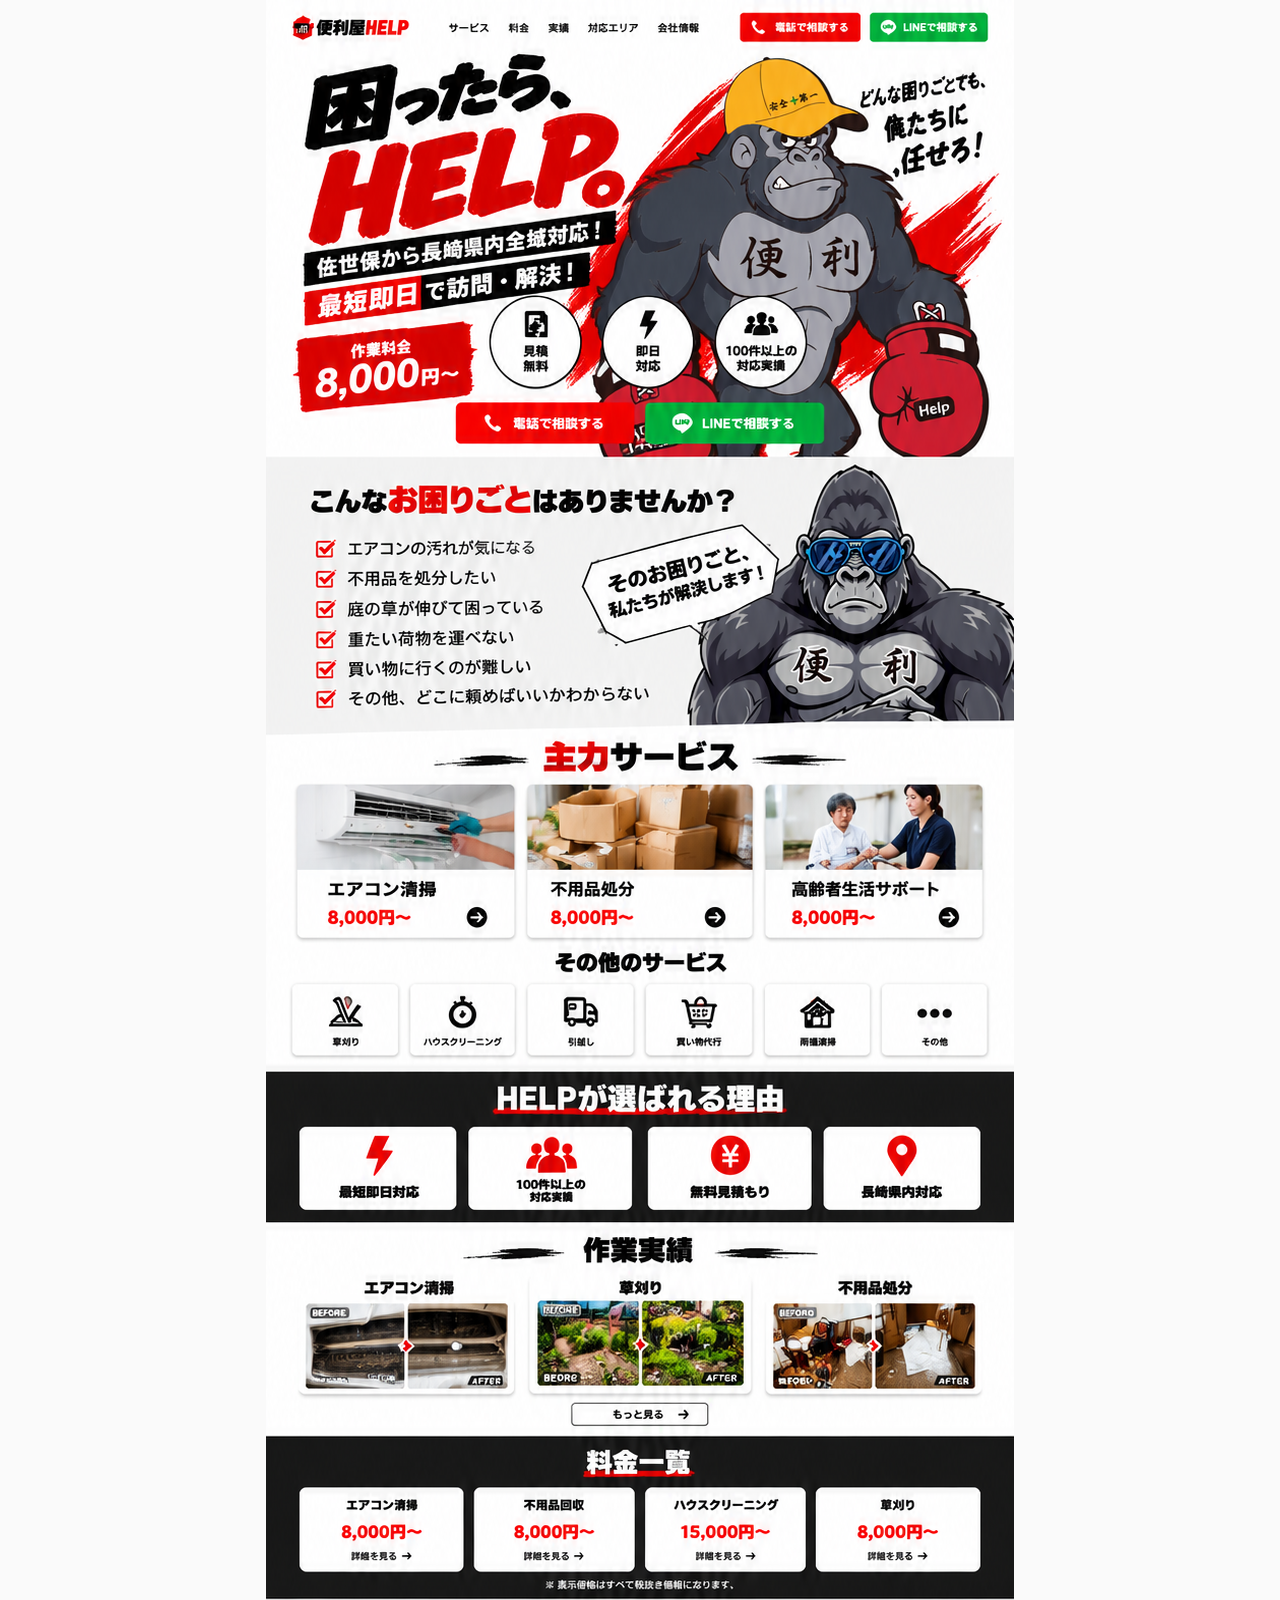
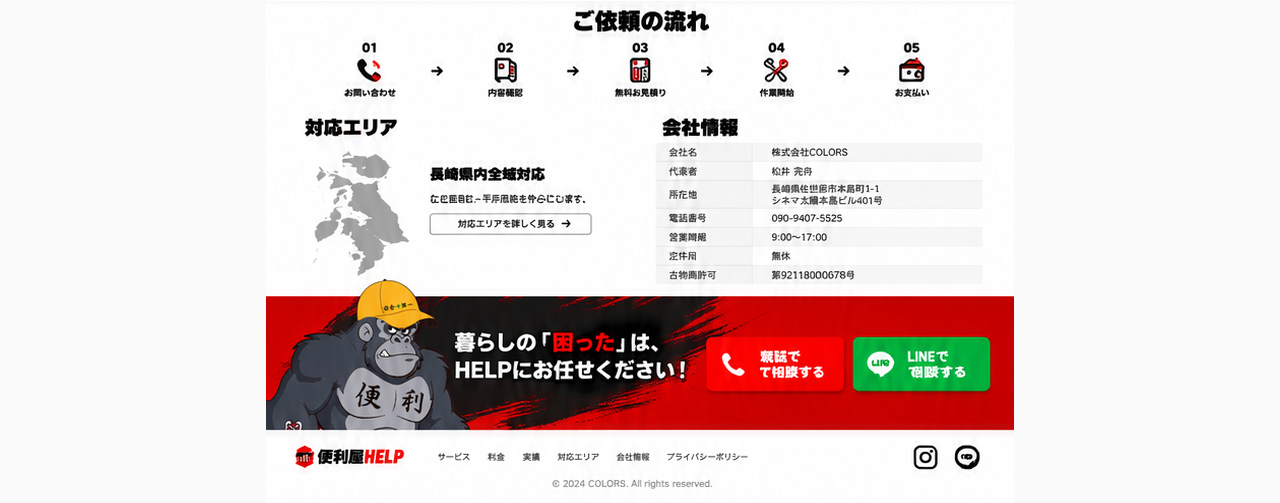
<file: design-preview.html>
<!DOCTYPE html>
<html lang="ja">
<head>
<meta charset="UTF-8">
<meta name="viewport" content="width=device-width, initial-scale=1.0">
<title>便利屋HELP | Web Design Preview</title>
<meta name="robots" content="noindex, nofollow">
<link rel="stylesheet" href="style-preview-backup.css">
</head>
<body>
<picture>
  <source media="(max-width: 767px)" srcset="design-mobile-one-page.png">
  <img src="design-pc.png" alt="便利屋HELP" class="preview-image">
</picture>
</body>
</html>
</file>
<file: style.css>
/* ============================================================
   便利屋HELP ワイヤーフレーム
   - モバイルファースト設計。@media (min-width: 768px) でPC展開。
   - 装飾は最小限。情報構造の確認が目的。
   - セクション順は index.html のコメント番号 01〜12 と対応。
   ============================================================ */

/* ---------- 0. トークン / リセット ---------- */
:root {
  --red: #e60012;
  --red-dark: #c1000f;
  --black: #1a1a1a;
  --white: #ffffff;
  --gray: #f2f2f2;
  --gray-2: #e7e7e7;
  --line: #d8d8d8;
  --text: #1a1a1a;
  --text-muted: #666;
  --line-green: #06c755;

  --container: 1080px;
  --gutter: 20px;
  --radius: 10px;

  /* ---------- Typography ----------
     日本語 → Noto Sans JP / 英字・強調数字 → Anton
     コンポーネントごとに個別指定せず、必ずこの変数を使う。 */
  --font-jp: "Noto Sans JP", "Hiragino Kaku Gothic ProN", "Hiragino Sans",
             "Yu Gothic", Meiryo, system-ui, sans-serif;
  --font-display: "Anton", "Arial Narrow", Impact, sans-serif;
  /* 数字は Anton・続く日本語（円〜など）は Noto Sans JP に自動フォールバック */
  --font-price: "Anton", var(--font-jp);
  --font: var(--font-jp);           /* 後方互換エイリアス */

  /* font-weight スケール（Noto Sans JP） */
  --fw-body: 400;        /* 本文 */
  --fw-note: 500;        /* 補足 */
  --fw-label: 700;       /* ラベル・ナビ */
  --fw-heading: 800;     /* 通常見出し */
  --fw-heading-max: 900; /* 重要見出し・Hero */
  --fw-btn: 800;         /* ボタン */
}

* { margin: 0; padding: 0; box-sizing: border-box; }

html { scroll-behavior: smooth; scroll-padding-top: 64px; }

body {
  padding-bottom: calc(84px + env(safe-area-inset-bottom, 0px));
  font-family: var(--font-jp);
  font-weight: var(--fw-body);
  color: var(--text);
  background: var(--white);
  line-height: 1.8;
  letter-spacing: .02em;
  -webkit-text-size-adjust: 100%;
  overflow-x: hidden;
}

button, input, select, textarea { font-family: inherit; }

img { max-width: 100%; height: auto; display: block; }
/* WebP 切り替え用の <picture> はレイアウトに影響させない（中の img が直接置かれているのと同じ扱い） */
picture { display: contents; }
picture > source { display: none; }
a { color: inherit; text-decoration: none; }
ul, ol { list-style: none; }

.container {
  width: 100%;
  max-width: var(--container);
  margin-inline: auto;
  padding-inline: var(--gutter);
}

.is-red { color: var(--red); }
.is-underline { border-bottom: 4px solid var(--red); }

/* 英字・強調数字（HELP / 8,000 / 100 / 24H / BEFORE など）を Anton に */
.acc {
  font-family: var(--font-display);
  font-weight: 400;
  font-style: normal;
  letter-spacing: .02em;
}


/* ---------- 画像プレースホルダー共通 ----------
   画像が入る領域を灰色で確保する。
   実装時は .ph を <img> / <picture> に差し替えるだけで済む構造。 */
.ph {
  position: relative;
  display: flex;
  align-items: center;
  justify-content: center;
  background: repeating-linear-gradient(
    -45deg, #ececec, #ececec 10px, #e3e3e3 10px, #e3e3e3 20px);
  border: 1px dashed #b5b5b5;
  border-radius: var(--radius);
  color: #8a8a8a;
  min-height: 120px;
  overflow: hidden;
}
.ph__label {
  font-size: 12px;
  font-weight: 700;
  letter-spacing: .04em;
  text-align: center;
  padding: 4px 8px;
}
.ph--circle { border-radius: 50%; min-height: 0; }
.ph--tall { min-height: 320px; }

/* ---------- アイコン共通（SVGマスク方式） ----------
   <i class="icon" style="--icon:url(images/icons/xxx.svg)"></i>
   色は親の color を継承。差し替えは SVG ファイルの入れ替えのみ。 */
.icon {
  display: block;
  width: 100%;
  height: 100%;
  background-color: currentColor;
  -webkit-mask: var(--icon) center / contain no-repeat;
          mask: var(--icon) center / contain no-repeat;
}

/* アイコンを載せる枠は中央寄せグリッドに */
.mini-card__icon,
.reason-card__icon,
.flow-step__icon {
  display: grid;
  place-items: center;
  min-height: 0;
}


/* ---------- 見出し共通（Noto Sans JP 900 / 視線を止めるLP見出し） ---------- */
.heading {
  font-family: var(--font-jp);
  font-weight: var(--fw-heading-max);
  font-size: clamp(23px, 6.2vw, 28px);
  line-height: 1.4;
  letter-spacing: .02em;
  margin-bottom: 24px;
}
.heading .acc { font-size: 1.15em; }
.heading--center { text-align: center; }
.heading--plain { }
.heading--slash {
  text-align: center;
  position: relative;
  display: flex;
  align-items: center;
  justify-content: center;
  gap: 14px;
}
.heading--slash::before,
.heading--slash::after {
  content: "";
  width: 40px;
  height: 6px;
  background: var(--red);
}
.heading--ondark { color: var(--white); }


/* ---------- ボタン共通（Noto Sans JP 800 / スマホで一瞬で読める） ---------- */
.btn {
  display: flex;
  align-items: center;
  justify-content: center;
  gap: 10px;
  width: 100%;
  min-height: 60px;
  padding: 12px 18px;
  border-radius: 8px;
  font-family: var(--font-jp);
  font-size: 17px;
  font-weight: var(--fw-btn);
  letter-spacing: .04em;
  color: var(--white);
  text-align: center;
  border: none;
  cursor: pointer;
}
.btn__icon {
  display: inline-flex;
  align-items: center;
  justify-content: center;
  min-width: 30px;
  height: 30px;
  padding: 0 6px;
  border: 2px solid currentColor;
  border-radius: 6px;
  font-family: var(--font-display);
  font-size: 12px;
  font-weight: 400;
  letter-spacing: .03em;
}
/* 電話ボタンのアイコン：phone.svg を白で表示（枠なし） */
.btn__icon--phone {
  border: none;
  padding: 0;
  min-width: 24px;
  width: 24px;
  height: 24px;
}
.btn__icon--phone .icon { background-color: var(--white); }
.btn--tel  { background: var(--red); }
.btn--line { background: var(--line-green); }
.btn--outline {
  background: var(--white);
  color: var(--text);
  border: 2px solid var(--black);
  min-height: 54px;
  max-width: 420px;
  margin-inline: auto;
}
.btn--sm { min-height: 46px; font-size: 14px; }

.cta-group {
  display: flex;
  flex-direction: column;
  gap: 12px;
  max-width: 480px;
  margin-inline: auto;
}

.section__more { margin-top: 28px; }


/* ---------- 追従CTA（画面下部固定） ---------- */
.floating-cta {
  position: fixed;
  left: 0;
  right: 0;
  bottom: 0;
  z-index: 80;
  background: rgba(255, 255, 255, .95);
  border-top: 1px solid var(--line);
  box-shadow: 0 -4px 18px rgba(0, 0, 0, .12);
  padding: 10px 12px calc(10px + env(safe-area-inset-bottom, 0px));
  opacity: 0;
  visibility: hidden;
  pointer-events: none;
  transition: opacity .4s ease, visibility 0s linear .4s;
}
.floating-cta.is-visible {
  opacity: 1;
  visibility: visible;
  pointer-events: auto;
  transition: opacity .4s ease, visibility 0s;
}
.floating-cta__inner {
  display: flex;
  gap: 8px;
  max-width: 560px;
  margin-inline: auto;
}
.floating-cta .btn {
  flex: 1 1 0;
  min-width: 0;
  min-height: 50px;
  padding: 8px 6px;
  font-size: clamp(12px, 3.5vw, 15px);
  gap: 6px;
  white-space: nowrap;   /* 改行させず1行で表示 */
}
.floating-cta .btn__icon {
  min-width: 22px;
  height: 22px;
  font-size: 10px;
}
.floating-cta .btn__icon--phone {
  min-width: 19px;
  width: 19px;
  height: 19px;
}


/* ---------- セクション余白共通 ---------- */
.section { padding: 48px 0; }


/* ============================================================
   HEADER
   ============================================================ */
.site-header {
  position: sticky;
  top: 0;
  z-index: 100;
  background: var(--white);
  border-bottom: 1px solid var(--line);
}
.header-inner {
  display: flex;
  align-items: center;
  justify-content: space-between;
  min-height: 60px;
}
.logo {
  display: flex;
  align-items: center;
  gap: 8px;
  font-family: var(--font-jp);
  font-size: 20px;
  font-weight: var(--fw-heading);
  letter-spacing: .01em;
}
.logo__mark {
  display: inline-flex;
  align-items: center;
  justify-content: center;
  width: 34px;
  height: 34px;
  border-radius: 6px;
  overflow: hidden;
}
span.logo__mark {
  background: var(--black);
  color: var(--white);
  font-family: var(--font-display);
  font-size: 11px;
  font-weight: 400;
  transform: rotate(-4deg);
}
img.logo__mark { object-fit: contain; }
/* ロゴ画像（ゴリラ＋便利屋 / HELP。）。ヘッダー・フッター共通の高さ */
.logo__img {
  display: block;
  width: auto;
  height: 54px;
}
.logo__text b {
  color: var(--red);
  font-family: var(--font-display);
  font-weight: 400;
  letter-spacing: .02em;
}

.gnav__list { display: none; }

.hamburger {
  display: flex;
  flex-direction: column;
  justify-content: center;
  gap: 5px;
  width: 40px;
  height: 40px;
  background: none;
  border: none;
  cursor: pointer;
}
.hamburger span {
  display: block;
  width: 26px;
  height: 3px;
  background: var(--black);
  margin-inline: auto;
  transition: transform .2s, opacity .2s;
}
.hamburger.is-open span:nth-child(1) { transform: translateY(8px) rotate(45deg); }
.hamburger.is-open span:nth-child(2) { opacity: 0; }
.hamburger.is-open span:nth-child(3) { transform: translateY(-8px) rotate(-45deg); }

/* モバイル: 開いたときのドロワー */
.gnav {
  position: fixed;
  inset: 60px 0 auto 0;
  background: var(--white);
  border-bottom: 1px solid var(--line);
  transform: translateY(-120%);
  transition: transform .25s ease;
  z-index: 90;
}
.gnav.is-open { transform: translateY(0); }
.gnav.is-open .gnav__list {
  display: block;
  padding: 8px var(--gutter) 16px;
}
.gnav__list li { border-bottom: 1px solid var(--gray-2); }
.gnav__list a {
  display: block;
  padding: 14px 4px;
  font-weight: var(--fw-label);
}


/* ============================================================
   01 | ファーストビュー（1画面に収める）
   ============================================================ */
.fv {
  position: relative;
  overflow: hidden;
  background: var(--white);
  padding: 8px 0 10px;
  /* 100svh をそのまま使うと、ウィンドウ高が異常に大きい環境（PCでモバイル幅
     まで狭めた場合など）で justify-content:space-between が余白を間延びさせる。
     実機のモバイル高では影響しない上限（760px）を設けて抑制する。 */
  min-height: min(calc(100svh - 58px), 760px);
  display: flex;
  flex-direction: column;
}
.fv__inner {
  position: relative;
  flex: 1;
  display: flex;
  flex-direction: column;
  justify-content: space-between;
  gap: clamp(5px, 1.5vh, 15px);
  width: 100%;
  max-width: 100%;
  margin-inline: auto;
  overflow: hidden;
}

/* ---- 見出し「困ったら、HELP。」---- ロゴ画像（images/fv-komattara.png / fv-help.png） ----
   .fv__visual-bg（赤ブラシ背景）を裏に回り込ませるため、position + z-index で
   背景より前面に重ねる。 */
.fv__title {
  position: relative;
  z-index: 3;
  width: 100%;
  overflow: hidden;
  padding: 0 8px;
}
.fv__title-img {
  display: block;
  height: auto;
}
.fv__title-img--jp {
  width: 36%;
  margin: 0 auto -5% 0;   /* 左寄り・控えめなサイズでHELPを引き立てる */
}
.fv__title-img--help {
  width: 80%;
  margin: -6% auto 0;     /* HELP。を主役として大きく強調（詰めて省スペース化） */
}

/* ---- メインビジュアル: 背景（images/fv-bg-red-*.webp / .png。元データは fv-bg-red.svg）+ ゴリラ + 帯 ----
   HELP文字とゴリラを1枚の広告ビジュアルとして見せるため、
   .fv__title に負のmargin-topで重ねて一体化させる。 */
.fv__visual {
  position: relative;
  flex: 1 1 0;
  min-height: 145px;
  max-height: 440px;
  margin-top: -18px;
}
.fv__visual-bg {
  position: absolute;
  top: -70px;   /* 右上が途中で切れて見えないよう、HELP文字の裏まで伸ばす */
  left: 0;
  right: 0;
  width: 100%;
  /* SVGはwidth/height属性を持たずviewBoxのみのため、top+bottomの併用だと
     ブラウザが比率ベースの自動計算にフォールバックし高さが崩れる。
     heightを明示指定して回避する。 */
  height: calc(100% + 70px);
  object-fit: cover;
  object-position: center;
  z-index: 1;
  pointer-events: none;
  user-select: none;
  /* ゴリラの帽子の「安全第一」ラインより上を徐々に透明化し、
     HELP文字を目立たせる。 */
  -webkit-mask-image: linear-gradient(to top, #000 0%, #000 70%, transparent 100%);
          mask-image: linear-gradient(to top, #000 0%, #000 70%, transparent 100%);
}
.fv__gorilla {
  position: absolute;
  left: 50%;
  bottom: 0;
  z-index: 2;
  width: min(72%, 260px);   /* 原画(700x769)の比率を height:auto でそのまま維持 */
  height: auto;
  transform: translateX(-50%);
  pointer-events: none;
  user-select: none;
  filter: drop-shadow(0 10px 14px rgba(0, 0, 0, .28));
}
.fv__band {
  position: absolute;
  left: 50%;
  bottom: -1%;   /* 背景赤の下端（直線の切れ目）を帯で隠す */
  z-index: 4;
  width: 96%;
  max-width: 400px;
  transform: translateX(-50%);
  background: var(--black);
  color: var(--white);
  text-align: center;
  font-family: var(--font-jp);
  font-weight: var(--fw-heading-max);
  font-size: clamp(13px, 3.9vw, 18px);
  line-height: 1.45;
  letter-spacing: .01em;
  padding: 9px 6px;
  border-radius: 3px;
}
.fv__band-line { display: block; white-space: nowrap; }
.fv__band-em {
  display: inline-block;
  background: var(--red);
  color: var(--white);
  padding: 0 7px;
  margin-right: 3px;
  border-radius: 3px;
}

/* ---- 料金タグ ---- */
.fv__price {
  position: relative;
  z-index: 5;
  align-self: center;
  display: inline-flex;
  flex-direction: column;
  align-items: center;
  margin-top: -6px;
  padding: 5px 26px 7px;
  background: var(--white);
  color: var(--black);
  border: 2.5px solid var(--black);
  border-radius: 4px;
}
.fv__price-label {
  font-family: var(--font-jp);
  font-size: 12px;
  font-weight: var(--fw-label);
  letter-spacing: .06em;
}
.fv__price-value {
  font-family: var(--font-price);   /* 8,000 = Anton（赤） / 円〜 = Noto Sans JP 900（黒） */
  font-weight: var(--fw-heading-max);
  font-size: clamp(26px, 8vw, 36px);
  line-height: 1.02;
  letter-spacing: .01em;
}
.fv__price-num { color: var(--red); }   /* 電話CTAの赤と競合しないよう、料金は白地に赤の数字のみをアクセントに */
.fv__badges { display: none; }   /* PC（960px以上）のみ表示 */

/* ---- CTA（横並び） ---- */
.fv__cta {
  display: flex;
  gap: 10px;
  width: 100%;
  max-width: 420px;
  margin-inline: auto;
  padding: 0 12px;
}
.fv__cta .btn {
  flex: 1 1 0;
  min-width: 0;
  min-height: 50px;
  padding: 10px 4px;
  border-radius: 10px;
  font-size: clamp(12px, 3.4vw, 15px);
  gap: 5px;
}
.fv__cta .btn__icon { min-width: 24px; height: 22px; font-size: 9px; padding: 0 4px; }

/* ---- スクロール誘導 ----
   通常時：不透明度100%⇄20%を1秒間隔で往復して点滅。
   スクロールしたらふわっと（0.15秒）非表示、ページ最上部に戻った時のみ再表示。 */
.fv__scroll {
  align-self: center;
  display: flex;
  flex-direction: column;
  align-items: center;
  gap: 2px;
  font-family: var(--font-display);
  font-size: 11px;
  font-weight: 400;
  letter-spacing: .22em;
  color: var(--red);
  opacity: 1;
  animation: fv-scroll-blink 2s ease-in-out infinite;
  transition: opacity .15s ease-out;
}
.fv__scroll.is-hidden {
  animation: none;
  opacity: 0;
}

@keyframes fv-scroll-blink {
  0%, 100% { opacity: 1; }
  50%      { opacity: .2; }
}


/* ============================================================
   03 | こんなお困りごとはありませんか？
   チェックリスト（左）とゴリラ＋吹き出し（右）を横並びに。
   吹き出しはゴリラを基準にabsolute positioningで下部に重ね、
   「ゴリラが発言している」1つのビジュアルとして一体化させる。 */
.problems {
  position: relative;
  overflow: hidden;
  /* padding指定なし = .section の共通値(48px 0)を継承し、
     他セクションとスクロール時の余白リズムを揃える。 */
}
.problems__inner {
  position: relative;
  z-index: 2;
  display: flex;
  flex-direction: row;
  align-items: center;
  gap: 4%;
}
.problems__body { flex: 1 1 auto; min-width: 0; }
.problems__body .heading { font-size: clamp(18px, 4.6vw, 23px); margin-bottom: 0; }
.problem-list { margin-top: 10px; display: flex; flex-direction: column; gap: 8px; }
.problem-list li {
  position: relative;
  padding-left: 25px;
  font-size: clamp(12px, 3.2vw, 13.5px);
  font-weight: var(--fw-note);
  line-height: 1.4;
}
.problem-list li::before {
  content: "\2713";
  position: absolute;
  left: 0;
  top: 1px;
  width: 17px;
  height: 17px;
  display: flex;
  align-items: center;
  justify-content: center;
  border: 2px solid var(--red);
  color: var(--red);
  font-size: 10px;
  border-radius: 4px;
}

/* ---- ゴリラ＋吹き出し：1グループとして扱う ---- */
.problems__char {
  position: relative;
  flex: 0 0 auto;
  width: 38%;
  max-width: 200px;
}
.problems__gorilla {
  display: block;
  width: 100%;
  height: auto;
  /* 左端は透明→中央付近で完全に不透明になる、柔らかい横方向グラデーション。
     輪郭線がパキッと見えないよう直線的でなだらかなフェードにする。 */
  -webkit-mask-image: linear-gradient(to right, transparent 0%, transparent 20%, #000 50%, #000 100%);
          mask-image: linear-gradient(to right, transparent 0%, transparent 20%, #000 50%, #000 100%);
}
.problems__balloon {
  display: block;
  width: 78%;
  height: auto;
  position: absolute;
  right: -14%;
  bottom: -8%;
  z-index: 3;
  pointer-events: none;
}

/* ---- モバイルのみ: ゴリラを大きく・左肩の透明部分をチェックリストに重ねる ----
   PC/タブレット（min-width:768px）には影響させないため、ここに閉じる。
   ゴリラ画像は親幅(.problems__char)より大きく描画して右へオーバーフローさせ、
   .problems__char自体はtransformで左上に寄せて、透過した左肩をチェックリストに重ねる。 */
@media (max-width: 767px) {
  .problems__inner { align-items: flex-start; gap: 1%; }
  /* ゴリラ(.problems__char)が前面に重なっても文字が隠れないよう、本文を最前面に */
  .problems__body { position: relative; z-index: 5; }
  .problems__char {
    width: 40%;
    max-width: 210px;
    /* marginは.problems__body(flex-grow:1)に打ち消されるため、
       レイアウトに影響しないtransformで左上に寄せる。
       Y軸: ゴリラの下限ライン（ボディが切れるライン）を
       チェックリスト最終行「いいかわからない」と同じ高さに揃える。 */
    transform: translate(-66px, 25px);
  }
  .problems__gorilla {
    width: 205%;
    max-width: none;
    /* 左端は透明→中央付近で完全に不透明になる、柔らかい横方向グラデーション。
       輪郭線がパキッと見えないよう直線的でなだらかなフェードにする。 */
    -webkit-mask-image: linear-gradient(to right, transparent 0%, transparent 20%, #000 50%, #000 100%);
            mask-image: linear-gradient(to right, transparent 0%, transparent 20%, #000 50%, #000 100%);
  }
  .problems__balloon {
    width: 100%;
    right: -18%;
    bottom: -3%;
  }
  /* タイトルをリファレンス並みに大きく・インパクトのある見せ方に。
     本文カラム幅の制約で折り返さないよう、意図した<br>位置以外では
     折り返さない（ゴリラの上に重なってもz-index:5で前面表示） */
  .problems__body .heading {
    font-size: clamp(28px, 9vw, 38px);
    letter-spacing: 0;
    white-space: nowrap;
  }
  .problems .heading .is-red { font-size: 1.13em; }

  /* チェックリスト: 文字を大きく・行間はゴリラ下端に収まる程度に控えめに広げる */
  .problem-list { gap: clamp(8px, 3vw, 14px); }
  .problem-list li {
    font-size: clamp(13px, 3.4vw, 15px);
    line-height: 1.5;
  }
}


/* ============================================================
   04 | 主力サービス
   ============================================================ */
.service-cards {
  display: grid;
  grid-template-columns: 1fr;
  gap: 16px;
}
.service-card {
  display: flex;
  flex-direction: column;
  background: var(--white);
  border: 1px solid var(--line);
  border-radius: var(--radius);
  padding: 12px 12px 16px;
  box-shadow: 0 2px 8px rgba(0,0,0,.05);
}
.service-card__img {
  aspect-ratio: 16 / 10;   /* 実写真とほぼ一致（1586×992 ≒ 16:10） */
  width: 100%;
  object-fit: cover;
  border-radius: var(--radius);
}
.service-card__name {
  font-family: var(--font-jp);
  font-size: 18px;
  font-weight: var(--fw-heading);
  line-height: 1.4;
  margin: 12px 0 8px;
}
.service-card__price {
  display: flex;
  align-items: center;
  gap: 10px;
  font-family: var(--font-price);   /* 8,000 = Anton / 円〜 = Noto 900 */
  font-size: 22px;
  font-weight: var(--fw-heading-max);
  letter-spacing: .01em;
  color: var(--red);
  margin-top: auto;
}
.service-card__arrow {
  display: inline-flex;
  align-items: center;
  justify-content: center;
  width: 28px;
  height: 28px;
  background: var(--black);
  color: var(--white);
  border-radius: 50%;
  font-size: 14px;
}


/* ============================================================
   05 | その他のサービス
   ============================================================ */
.mini-cards {
  display: grid;
  grid-template-columns: repeat(3, 1fr);
  gap: 12px;
}
.mini-card {
  display: flex;
  flex-direction: column;
  align-items: center;
  justify-content: center;
  gap: 10px;
  background: var(--gray);
  border: 1px solid var(--line);
  border-radius: var(--radius);
  padding: 20px 10px;
  text-align: center;
  /* グリッドアイテムのデフォルトmin-width:autoのままだと、
     長い語句チャンクの内容幅にグリッド列が引っ張られて
     はみ出すため、明示的に0にして正しく縮小・折り返しさせる。 */
  min-width: 0;
}
.mini-card__icon {
  width: 54px;
  height: 54px;
  padding: 8px;
  color: var(--black);
  flex-shrink: 0;
}
/* テキスト領域は常に2行分の高さを確保し、1行の項目は
   その中で上下中央に揃える（全タイルの高さを統一するため）。 */
.mini-card__name {
  display: flex;
  flex-wrap: wrap;
  align-items: center;
  justify-content: center;
  width: 100%;
  min-height: 2.8em;
  font-size: 15px;
  font-weight: var(--fw-heading);
  line-height: 1.4;
  text-align: center;
}
/* 単語の途中で折り返さないよう、意味の区切りでinline-blockにする。
   inline-blockだけでは日本語の文字間で内部改行されてしまうため、
   white-space:nowrapも併用し語句内の改行を禁止する
   （語句間の半角スペースでのみ改行される）。 */
.mini-card__word { display: inline-block; white-space: nowrap; }

/* ---- 「その他」帯（CTA）: グリッドの下に赤系の帯として配置 ---- */
.other-services__more {
  display: flex;
  align-items: center;
  justify-content: center;
  gap: 10px;
  width: 100%;
  margin-top: 16px;
  padding: 18px 20px;
  background: var(--red);
  color: var(--white);
  border-radius: var(--radius);
  font-size: 16px;
  font-weight: var(--fw-heading);
  text-align: center;
}


/* ============================================================
   06 | HELPが選ばれる理由
   ============================================================ */
.reasons { background: var(--black); }
.reason-cards {
  display: grid;
  grid-template-columns: repeat(2, 1fr);
  gap: 12px;
}
.reason-card {
  display: flex;
  flex-direction: column;
  align-items: center;
  gap: 12px;
  background: var(--white);
  border-radius: var(--radius);
  padding: 22px 10px;
  text-align: center;
}
.reason-card__icon {
  width: 56px;
  height: 56px;
  padding: 8px;
  color: var(--red);
}
.reason-card__text {
  font-family: var(--font-price);   /* 100 = Anton / 件以上… = Noto */
  font-size: 15px;
  font-weight: var(--fw-heading);
  line-height: 1.4;
}


/* ============================================================
   07 | 作業実績
   ============================================================ */
.work-cards { display: flex; flex-direction: column; gap: 18px; }
.work-card {
  background: var(--white);
  border: 1px solid var(--line);
  border-radius: var(--radius);
  padding: 16px 12px;
  box-shadow: 0 2px 8px rgba(0,0,0,.05);
}
.work-card__name {
  text-align: center;
  font-family: var(--font-jp);
  font-size: 18px;
  font-weight: var(--fw-heading);
  line-height: 1.4;
  margin-bottom: 12px;
}
.work-card__compare {
  display: grid;
  grid-template-columns: 1fr auto 1fr;
  align-items: center;
  gap: 6px;
}
.work-card__img {
  aspect-ratio: 4 / 5;   /* 実写真（縦長・約 0.81）に合わせて調整 */
  width: 100%;
  object-fit: cover;
  border-radius: var(--radius);
}
.work-card__tag {
  position: relative;
  z-index: 1;
  background: var(--black);
  color: var(--white);
  font-family: var(--font-display);   /* BEFORE / AFTER = Anton */
  font-size: 12px;
  font-weight: 400;
  letter-spacing: .06em;
  padding: 3px 8px;
  border-radius: 4px;
  margin: 6px;
}
.work-card__mid {
  display: inline-flex;
  align-items: center;
  justify-content: center;
  width: 30px;
  height: 30px;
  background: var(--red);
  color: var(--white);
  border-radius: 50%;
  font-size: 12px;
}

/* ============================================================
   08 | 料金一覧
   ============================================================ */
.prices { background: var(--black); }
.prices .container > * { color: var(--white); }

.price-tabs {
  display: flex;
  flex-wrap: wrap;
  gap: 8px;
  margin-bottom: 4px;
}
.price-tab {
  flex: 1 1 auto;
  min-width: calc(50% - 8px);
  padding: 10px 8px;
  background: var(--white);
  color: var(--text);
  border: none;
  border-radius: 6px 6px 0 0;
  font-family: var(--font-jp);
  font-size: 14px;
  font-weight: var(--fw-heading);
  cursor: pointer;
}
.price-tab.is-active { background: var(--red); color: var(--white); }

.price-panels { background: var(--white); border-radius: 0 0 8px 8px; }
.price-panel { padding: 8px 14px; }

.price-table { width: 100%; border-collapse: collapse; }
.price-table th,
.price-table td {
  color: var(--text);
  text-align: left;
  padding: 14px 4px;
  border-bottom: 1px solid var(--line);
  font-size: 15px;
  vertical-align: top;
}
.price-table th {
  font-family: var(--font-jp);
  font-weight: var(--fw-note);
  line-height: 1.5;
}
.price-table td {
  text-align: right;
  white-space: nowrap;
  color: var(--red);
  padding-left: 12px;
}
/* 価格：本文と同じ Noto Sans JP Bold（700）に統一し、
   太すぎる印象を解消。数字は tabular-nums で桁を揃え、
   「円〜」は数字より一回り小さいサイズでベースラインを揃える。 */
.price-table__num {
  font-family: var(--font-jp);
  font-weight: 700;
  font-variant-numeric: tabular-nums;
  font-size: 16px;
  letter-spacing: .01em;
}
.price-table__unit {
  font-family: var(--font-jp);
  font-weight: 700;
  font-size: 12px;
  letter-spacing: .01em;
}
.price-table tr:last-child th,
.price-table tr:last-child td { border-bottom: none; }

.price-placeholder {
  color: var(--text-muted);
  text-align: center;
  padding: 32px 8px;
  font-weight: var(--fw-note);
}

.price-note {
  font-size: 12px;
  font-weight: var(--fw-note);
  margin-top: 14px;
  text-align: center;
}


/* ============================================================
   09 | ご依頼の流れ
   ============================================================ */
.flow-steps {
  display: flex;
  gap: 12px;
  overflow-x: auto;
  padding-bottom: 10px;
  scroll-snap-type: x mandatory;
}
.flow-step {
  flex: 0 0 40%;
  scroll-snap-align: start;
  display: flex;
  flex-direction: column;
  align-items: center;
  gap: 8px;
  background: var(--gray);
  border-radius: var(--radius);
  padding: 16px 10px;
  text-align: center;
}
.flow-step__num {
  font-family: var(--font-display);   /* 01〜05 = Anton */
  font-size: 24px;
  font-weight: 400;
  letter-spacing: .04em;
}
.flow-step__icon { width: 48px; height: 48px; padding: 7px; color: var(--black); }
.flow-step__label { font-size: 13px; font-weight: var(--fw-heading); line-height: 1.4; }


/* ============================================================
   10 | 対応エリア・会社情報
   ============================================================ */
.area-company__inner { display: flex; flex-direction: column; gap: 36px; }
.area__map { aspect-ratio: 1312 / 1199; width: 100%; max-width: 360px; margin-bottom: 14px; object-fit: contain; }
.area__lead { margin-bottom: 16px; }

.company-table {
  width: 100%;
  border-collapse: collapse;
  border: 1px solid var(--line);
}
.company-table th,
.company-table td {
  text-align: left;
  padding: 12px 6px;
  border-bottom: 1px solid var(--line);
  font-size: 14px;
  line-height: 1.6;
  vertical-align: top;
}
.company-table th {
  width: 26%;
  font-family: var(--font-jp);
  font-weight: var(--fw-label);
  background: var(--gray);
  white-space: nowrap;
  border-right: 1px solid var(--line);
}
.company-table td {
  font-family: var(--font-jp);   /* 数字・英字もAntonではなく本文と同じNoto Sans JPで統一 */
  font-weight: var(--fw-note);
  font-variant-numeric: tabular-nums;
  letter-spacing: .01em;
}
.company-table tr:last-child th,
.company-table tr:last-child td { border-bottom: none; }
/* 許認可・研修修了：1セルに複数項目を縦に並べる。
   数字混じりの文章なのでAntonではなくNoto Sans JPに統一。 */
.company-table__list {
  display: flex;
  flex-direction: column;
  gap: 10px;
  margin: 0;
  padding: 0;
  list-style: none;
  font-family: var(--font-jp);
}
.company-table__note {
  display: block;
  margin-top: 2px;
  font-size: .82em;
  color: var(--text-muted);
}
.company-table__nowrap { white-space: nowrap; }
/* 研修名2行：スマホ幅で途中改行されないよう縮小+nowrap。
   極端に狭い端末のみ「〜研修会」」と「修了」の間で改行を許可する。 */
.company-table__train {
  font-size: clamp(12px, 3.4vw, 14px);
  white-space: nowrap;
}
@media (max-width: 340px) {
  .company-table__train { white-space: normal; }
  .company-table__train-name,
  .company-table__train-done { display: inline-block; white-space: nowrap; }
}


/* ============================================================
   11 | よくある質問
   ============================================================ */
.faq-list { display: flex; flex-direction: column; gap: 12px; }
.faq-item {
  background: var(--gray);
  border: 1px solid var(--line);
  border-radius: var(--radius);
  overflow: hidden;
}
.faq-item__q {
  width: 100%;
  display: flex;
  align-items: center;
  justify-content: space-between;
  gap: 14px;
  padding: 16px 16px;
  background: none;
  border: none;
  text-align: left;
  font-family: var(--font-jp);
  font-size: 15px;
  font-weight: var(--fw-heading);
  line-height: 1.5;
  cursor: pointer;
}
.faq-item__mark {
  flex: 0 0 auto;
  font-family: var(--font-display);
  font-size: 22px;
  font-weight: 400;
  line-height: 1;
  color: var(--red);
  transition: transform .2s;
}
.faq-item__a > p { font-weight: var(--fw-body); line-height: 1.9; }
/* 回答の1行目（結論）は太字で独立した行にし、本文とのあいだに少し余白を取る */
.faq-item__a strong { display: block; font-weight: var(--fw-label); }
.faq-item__body { display: block; margin-top: .6em; }
.faq-item.is-open .faq-item__mark { transform: rotate(45deg); }
.faq-item__a {
  display: grid;
  grid-template-rows: 0fr;
  transition: grid-template-rows .25s ease;
}
.faq-item.is-open .faq-item__a { grid-template-rows: 1fr; }
.faq-item__a > p {
  overflow: hidden;
  margin: 0 16px;
  padding: 0;
}
.faq-item.is-open .faq-item__a > p { padding: 0 0 16px; }


/* ============================================================
   12 | 最終CTA
   ============================================================ */
.final-cta { padding: 0; }
.final-cta__bg {
  border: none;
  border-radius: 0;
  min-height: 0;
  background: var(--black);
  padding: 48px 0;   /* 他セクションのモバイル余白(48px)に揃える */
  display: block;
}
.final-cta__bg > .ph__label {
  position: absolute;
  top: 6px; left: 50%;
  transform: translateX(-50%);
  color: #666;
  font-size: 10px;
  white-space: nowrap;
}
.final-cta__inner { position: relative; z-index: 1; padding-top: 16px; }
.final-cta__copy {
  color: var(--white);
  font-family: var(--font-jp);
  font-size: clamp(21px, 5.6vw, 26px);
  font-weight: var(--fw-heading-max);
  text-align: center;
  line-height: 1.5;
  letter-spacing: .02em;
  margin-bottom: 22px;
}
.final-cta__copy .acc { font-size: 1.12em; }


/* ============================================================
   FOOTER
   ============================================================ */
.site-footer {
  background: var(--white);
  border-top: 1px solid var(--line);
  padding: 32px 0;
}
.site-footer__top {
  display: flex;
  align-items: center;
  justify-content: space-between;
  margin-bottom: 20px;
}
.sns-list { display: flex; gap: 12px; }
.sns-list__item {
  display: inline-flex;
  align-items: center;
  justify-content: center;
  width: 40px;
  height: 40px;
}
.sns-list__item img { display: block; width: 40px; height: 40px; }
.fnav ul {
  display: flex;
  flex-wrap: wrap;
  gap: 8px 20px;
}
.fnav a { font-size: 14px; font-weight: var(--fw-label); }
.fnav__sub { margin-top: 14px; }
.fnav__sub a { font-size: 13px; font-weight: var(--fw-body); color: var(--text-muted); }
.copyright {
  margin-top: 14px;
  font-size: 12px;
  font-weight: var(--fw-body);
  color: var(--text-muted);
}


/* ============================================================
   PC 展開  (min-width: 768px)
   モバイル構造を維持したまま横方向に自然に広げる。
   ============================================================ */
@media (min-width: 768px) {
  :root { --container: 1200px; --gutter: 32px; }
  html { scroll-padding-top: 80px; }
  .section { padding: 72px 0; }
  .heading { font-size: clamp(28px, 3.4vw, 36px); line-height: 1.4; }

  /* Header */
  .header-inner { min-height: 72px; }
  .logo__img { height: 63px; }
  .hamburger { display: none; }
  .gnav {
    position: static;
    transform: none;
    border: none;
    background: none;
  }
  .gnav__list,
  .gnav.is-open .gnav__list {
    display: flex;
    gap: 28px;
    padding: 0;
  }
  .gnav__list li { border: none; }
  .gnav__list a { padding: 4px 0; }

  /* 01 FV */
  .fv { min-height: min(calc(100svh - 72px), 880px); padding: 16px 0 20px; }
  .fv__inner {
    max-width: 960px;
    gap: clamp(10px, 1.8vh, 20px);
  }
  .fv__cta { max-width: 640px; }

  /* 03 problems ------------------------------------------------
     PC専用: FVと同じ最大幅(1240px)の中央コンテナに合わせ、
     チェックリスト（左）とゴリラ＋吹き出し（右）の2カラムを
     はっきり分ける。ゴリラ＋吹き出しはモバイルより大きく表示。 */
  .problems { padding: 64px 0; }
  .problems__inner {
    max-width: 1240px;
    padding-inline: 40px;
    gap: 6%;
  }
  .problems__body { max-width: 480px; }
  .problems__body .heading { font-size: clamp(26px, 2.6vw, 34px); }
  .problem-list li { font-size: 16px; }
  .problems__char { width: 46%; max-width: 440px; }

  /* 04 main services */
  .service-cards { grid-template-columns: repeat(3, 1fr); gap: 24px; }

  /* 05 other services ------------------------------------------
     タブレット(768〜1023px): 「アイコン一覧」のサイズ感にするため、
     主力サービス/作業実績などの大きなカード幅(1280px)とは別に、
     グリッド自体に狭い最大幅を設けて中央寄せする。 */
  .other-services .container {
    width: min(92vw, 600px);
    max-width: none;
    padding-inline: 0;
  }
  .mini-cards { grid-template-columns: repeat(3, 1fr); gap: 16px; }
  .mini-card { padding: 20px 12px; }
  .mini-card__icon { width: 44px; height: 44px; padding: 8px; }
  .mini-card__name { font-size: 14px; }
  .cta-group { max-width: 600px; }
  .area__map { max-width: 440px; }

  /* 06 reasons */
  .reason-cards { grid-template-columns: repeat(4, 1fr); gap: 20px; }

  /* 07 works */
  .work-cards {
    flex-direction: row;
    flex-wrap: wrap;
  }
  .work-card { flex: 1 1 calc(33.333% - 12px); }

  /* 08 prices */
  .price-panel { padding: 12px 24px; }
  .price-table th, .price-table td { padding: 18px 6px; }
  .price-table th { font-size: 16px; }
  .price-table__num { font-size: 18px; }
  .price-table__unit { font-size: 12px; }

  /* 09 flow */
  .flow-steps { overflow: visible; justify-content: space-between; }
  .flow-step { flex: 1 1 0; }

  /* 10 area / company */
  .area-company__inner { flex-direction: row; gap: 48px; }
  .area, .company { flex: 1 1 50%; }

  /* 11 faq */
  .faq-list { max-width: 960px; margin-inline: auto; }
  .faq-item__q { font-size: 16px; }

  /* 12 final cta */
  .final-cta__bg { padding: 64px 0; }
  .final-cta__copy { font-size: 30px; }
}

@media (min-width: 1024px) {
  /* 12項目を4列×3行で表示（スマホ/タブレットは3列×4行）。
     PCでもグリッド幅を840pxに抑え、アイコン一覧として
     見えるサイズ感を維持する。 */
  .other-services .container { width: min(92vw, 840px); }
  .mini-cards { grid-template-columns: repeat(4, 1fr); gap: 20px; }
  .mini-card { padding: 24px 12px; }
  .mini-card__icon { width: 48px; height: 48px; padding: 8px; }
  .mini-card__name { font-size: 15px; }
}

/* ---- 01 FV（PC専用の横長2カラム）----
   左：見出し・帯・料金・特徴バッジ・CTA ／ 右：ゴリラ＋赤筆跡の大きなビジュアル。
   .fv__visual は display:contents で解除し、背景・ゴリラ・帯を .fv__inner 基準で配置する。 */
@media (min-width: 960px) {
  .fv { padding: 16px 0 24px; }
  .fv__inner {
    display: grid;
    grid-template-columns: minmax(0, 45%) minmax(0, 1fr);
    align-content: center;
    justify-items: start;
    row-gap: 20px;
    width: min(92vw, 1280px);
    max-width: none;
    padding-inline: 0;
    overflow: visible;
    margin-inline: auto;
  }
  .fv__title,
  .fv__band,
  .fv__price,
  .fv__badges,
  .fv__cta,
  .fv__scroll { grid-column: 1; }

  .fv__title { width: 100%; padding: 0; overflow: visible; }
  .fv__title-img--jp { width: 56%; margin: 0 0 -2% 0; }
  .fv__title-img--help { width: 92%; max-width: none; margin: -3% 0 0 0; position: relative; z-index: 3; }

  .fv__visual { display: contents; }
  .fv__visual-bg {
    top: 0;
    left: calc(50% - 50vw + 30vw);
    right: calc(50% - 50vw);
    width: auto;
    height: 100%;
    -webkit-mask-image:
      linear-gradient(to right, transparent 0%, #000 30%),
      linear-gradient(to top, #000 0%, #000 70%, transparent 100%);
    -webkit-mask-composite: source-in;
            mask-image:
      linear-gradient(to right, transparent 0%, #000 30%),
      linear-gradient(to top, #000 0%, #000 70%, transparent 100%);
            mask-composite: intersect;
  }
  .fv__gorilla {
    left: auto;
    right: 0;
    bottom: 0;
    width: min(54%, 640px);
    transform: none;
  }
  .fv__band {
    position: relative;
    left: auto;
    bottom: auto;
    width: 100%;
    max-width: 580px;
    font-size: 22px;
    transform: rotate(-1.5deg);
  }

  .fv__price {
    align-self: start;
    margin: 0;
    padding: 10px 40px 12px;
  }
  .fv__price-label { font-size: 16px; }
  .fv__price-value { font-size: 60px; }

  .fv__badges {
    display: flex;
    gap: 16px;
    list-style: none;
  }
  .fv__badge {
    display: flex;
    align-items: center;
    justify-content: center;
    width: 120px;
    height: 120px;
    border-radius: 50%;
    background: var(--white);
    border: 3px solid var(--black);
    font-family: var(--font-jp);
    font-weight: var(--fw-heading-max);
    font-size: 17px;
    line-height: 1.3;
    text-align: center;
  }

  .fv__cta { position: relative; z-index: 3; max-width: 600px; width: 100%; padding: 0; }
  .fv__cta .btn { min-height: 74px; font-size: 20px; }
  .fv__scroll { display: none; }
}

/* ---- 03 お困りごと（PC専用の2カラム）---- */
@media (min-width: 960px) {
  .problems { padding: 60px 0; background: var(--gray); }
  .problems__inner {
    display: grid;
    grid-template-columns: 56% 44%;
    align-items: center;
    width: min(92vw, 1280px);
    max-width: none;
    padding-inline: 0;
    z-index: auto;
  }
  .problems__body { min-width: 0; }
  .problems__body .heading {
    font-size: clamp(32px, 3.3vw, 48px);
    font-weight: 800;
    line-height: 1.3;
    white-space: nowrap;
    margin-bottom: 44px;
  }
  .problems__body .heading br { display: none; }
  .problem-list { margin-top: 0; gap: 26px; }
  .problem-list li {
    padding-left: 56px;
    font-size: clamp(20px, 1.7vw, 26px);
    line-height: 1.8;
  }
  .problem-list li::before {
    top: 5px;
    width: 36px;
    height: 36px;
    font-size: 20px;
    border-width: 2.5px;
    border-radius: 6px;
  }
  .problems__char {
    justify-self: end;
    width: clamp(480px, 44vw, 640px);
    max-width: none;
    position: relative;
    left: -7vw;
  }
  .problems__gorilla { mix-blend-mode: multiply; }
  .problems__balloon { right: 0; bottom: -2%; }
}

/* ---- 04 主力サービス（PC専用：3枚の大きなカード）---- */
@media (min-width: 960px) {
  .main-services .container {
    width: min(92vw, 1280px);
    max-width: none;
    padding-inline: 0;
  }
  .main-services .heading {
    font-size: clamp(36px, 3.9vw, 60px);
    font-weight: 900;
    gap: 28px;
    margin-bottom: 52px;
  }
  .main-services .heading--slash::before,
  .main-services .heading--slash::after {
    width: 96px;
    height: 12px;
  }
  .service-cards {
    grid-template-columns: repeat(3, 1fr);
    gap: 32px;
  }
  .service-card {
    padding: 16px 16px 24px;
    border-radius: 14px;
  }
  .service-card__img { border-radius: 10px; }
  .service-card__name {
    font-size: clamp(20px, 1.8vw, 26px);
    margin: 20px 0 12px;
  }
  .service-card__price {
    font-size: clamp(26px, 2.4vw, 34px);
  }
  .service-card__arrow {
    width: 40px;
    height: 40px;
    font-size: 18px;
  }
}

/* ---- 05 その他のサービス（見出しサイズのみ。タイル/グリッド幅は
   768px・1024pxブロックで別途スコープ済み）/ 06 選ばれる理由
   （PC専用：大きなカード）---- */
@media (min-width: 960px) {
  .other-services { padding: 64px 0; }
  .reasons .container {
    width: min(92vw, 1280px);
    max-width: none;
    padding-inline: 0;
  }
  .other-services .heading {
    font-size: clamp(32px, 3.2vw, 46px);
    font-weight: 900;
    margin-bottom: 40px;
  }
  .other-services__more { font-size: 18px; padding: 20px 24px; }

  .reasons { padding: 72px 0; }
  .reasons .heading {
    font-size: clamp(34px, 3.4vw, 50px);
    font-weight: 900;
    margin-bottom: 52px;
  }
  .reason-cards { gap: 24px; }
  .reason-card {
    gap: 20px;
    padding: 40px 16px;
    border-radius: 14px;
  }
  .reason-card__icon {
    width: 96px;
    height: 96px;
    padding: 16px;
  }
  .reason-card__text {
    font-size: clamp(20px, 1.7vw, 26px);
    line-height: 1.5;
  }
}

.price-panel__head,
.price-panel__more { display: none; }
.price-panel__label { display: inline; }

/* ---- 07 作業実績（PC専用：大型の比較カード）---- */
@media (min-width: 960px) {
  .works .container {
    width: min(92vw, 1280px);
    max-width: none;
    padding-inline: 0;
  }
  .works .heading {
    font-size: clamp(32px, 3.2vw, 46px);
    font-weight: 900;
    gap: 28px;
    margin-bottom: 52px;
  }
  .works .heading--slash::before,
  .works .heading--slash::after {
    width: 96px;
    height: 12px;
  }
  .work-cards {
    display: grid;
    grid-template-columns: repeat(3, 1fr);
    gap: 32px;
  }
  .work-card {
    padding: 16px 14px 20px;
    border-radius: 14px;
  }
  .work-card__name {
    font-size: clamp(20px, 1.8vw, 26px);
    margin-bottom: 18px;
  }
  .work-card__compare { gap: 6px; }
  .work-card__img { border-radius: 10px; }
  .work-card__mid {
    width: 26px;
    height: 26px;
    font-size: 11px;
  }
}
/* ---- 07 作業実績カルーセル ----
   スマホ：1ページ2ボックス（縦積み）×4ページ / 768px以上：1ページ3ボックス×3ページ。
   スマホでは .work-card--pc-only を非表示にして8ボックスにする。
   矢印・ドットのページ送りは script.js（6. 作業実績カルーセル）で行う。 */
.works-carousel .work-cards {
  display: grid;
  grid-auto-flow: column;
  grid-template-columns: none;
  grid-template-rows: repeat(2, auto);
  grid-auto-columns: 100%;
  column-gap: 16px;
  row-gap: 18px;
  padding: 4px 0 10px;   /* カードの影が切れないように */
  overflow-x: auto;
  overscroll-behavior-x: contain;
  scroll-snap-type: x mandatory;
  scrollbar-width: none;
  -webkit-overflow-scrolling: touch;
}
.works-carousel .work-cards::-webkit-scrollbar { display: none; }
.works-carousel .work-card {
  min-width: 0;
  scroll-snap-align: start;
  scroll-snap-stop: always;
}
.works-carousel__controls { display: none; }
.works-carousel.is-ready .works-carousel__controls {
  display: flex;
  align-items: center;
  justify-content: center;
  gap: 16px;
  margin-top: 8px;
}
.works-carousel__arrow { display: none; }
.works-carousel__dots {
  display: flex;
  justify-content: center;
}
.works-carousel__dot {
  display: inline-flex;
  align-items: center;
  justify-content: center;
  width: 24px;
  height: 24px;
  padding: 0;
  border: none;
  background: none;
  cursor: pointer;
}
.works-carousel__dot::before {
  content: "";
  width: 10px;
  height: 10px;
  border-radius: 50%;
  background: var(--line);
  transition: background .2s ease;
}
.works-carousel__dot.is-active::before { background: var(--red); }

@media (max-width: 767px) {
  .works-carousel .work-card--pc-only { display: none; }
}

@media (min-width: 768px) {
  .works-carousel .work-cards {
    grid-template-rows: auto;
    grid-auto-columns: calc((100% - 2 * 12px) / 3);
    column-gap: 12px;
  }
  .works-carousel .work-card { scroll-snap-align: none; }
  .works-carousel .work-card:nth-child(3n+1) { scroll-snap-align: start; }
  .works-carousel.is-ready .works-carousel__controls { margin-top: 16px; }
  .work-card__compare { gap: 6px; }
  .work-card__mid {
    width: 26px;
    height: 26px;
    font-size: 11px;
  }
  .works-carousel__arrow {
    display: inline-flex;
    flex: 0 0 auto;
    align-items: center;
    justify-content: center;
    width: 44px;
    height: 44px;
    padding: 0;
    border: none;
    border-radius: 50%;
    background: var(--red);
    color: var(--white);
    font-size: 16px;
    line-height: 1;
    cursor: pointer;
    transition: background .2s ease, opacity .2s ease;
  }
  .works-carousel__arrow:hover { background: var(--red-dark); }
  .works-carousel__arrow:disabled {
    opacity: .3;
    cursor: default;
  }
  .works-carousel__arrow:disabled:hover { background: var(--red); }
}

@media (min-width: 960px) {
  .works-carousel .work-cards {
    grid-auto-columns: calc((100% - 2 * 20px) / 3);
    column-gap: 20px;
  }
}



/* ---------- reduce motion ---------- */
@media (prefers-reduced-motion: reduce) {
  html { scroll-behavior: auto; }
  * { transition: none !important; }
  .fv__scroll { animation: none !important; opacity: 1; }
}

/* ---- 08 料金一覧（PC：お客様の要望によりスマホ版と同じ
   タブ+テーブルのビジュアルに統一。4枚カード化は廃止し、
   .price-panel__head/__more/__detail 等はモバイル同様
   常時非表示のまま据え置く（HTML構造・JSは変更せず
   CSSの上書きのみで対応）。 ---- */
@media (min-width: 960px) {
  .prices { padding: 72px 0; }
  .prices .container {
    /* FAQなど単一カラムのセクションと同じ幅基準(1080px)に揃える。
       以前の1280px+内側640px制限だと、他セクションと比べて
       ボックスが狭く見えていたため統一。 */
    width: min(92vw, 1080px);
    max-width: none;
    padding-inline: 0;
  }
  .prices .heading {
    font-size: clamp(32px, 3.2vw, 46px);
    font-weight: 900;
    gap: 28px;
    margin-bottom: 52px;
  }
  .prices .heading--slash::before,
  .prices .heading--slash::after {
    width: 96px;
    height: 12px;
  }
  .price-table th,
  .price-table td { padding: 18px 6px; }
  .price-table th { font-size: 16px; }
  .price-table__num { font-size: 18px; }
  .price-table__unit { font-size: 12px; }
  .price-note { margin-top: 28px; font-size: 14px; }
  .prices .section__more { margin-top: 36px; }
}

/* ---- 09 ご依頼の流れ（PC専用：横一列のフロー）---- */
@media (min-width: 960px) {
  .flow { padding: 72px 0; }
  .flow .container {
    width: min(92vw, 1280px);
    max-width: none;
    padding-inline: 0;
  }
  .flow .heading {
    font-size: clamp(32px, 3.2vw, 46px);
    font-weight: 900;
    gap: 28px;
    margin-bottom: 52px;
  }
  .flow .heading--slash::before,
  .flow .heading--slash::after {
    width: 96px;
    height: 12px;
  }
  .flow-steps {
    display: flex;
    gap: 40px;
    overflow: visible;
    padding-bottom: 0;
    scroll-snap-type: none;
    justify-content: space-between;
  }
  .flow-step {
    position: relative;
    flex: 1 1 0;
    min-width: 0;
    gap: 16px;
    padding: 32px 16px 36px;
    border-radius: 14px;
    background: var(--white);
    border: 1px solid var(--line);
    box-shadow: 0 2px 8px rgba(0,0,0,.05);
  }
  .flow-step:not(:last-child)::after {
    content: "→";
    position: absolute;
    top: 50%;
    right: -34px;
    transform: translate(50%, -50%);
    font-family: var(--font-display);
    font-size: 36px;
    line-height: 1;
    color: var(--red);
  }
  .flow-step__num {
    font-size: clamp(40px, 3.6vw, 52px);
    line-height: 1;
    color: var(--red);
  }
  .flow-step__icon { width: 96px; height: 96px; padding: 18px; }
  .flow-step__label {
    font-size: clamp(18px, 1.6vw, 22px);
    font-weight: 800;
  }
}

/* ---- 10 対応エリア / 会社情報（PC専用：2カラム）---- */
@media (min-width: 960px) {
  .area-company { padding: 72px 0; }
  .area-company .container {
    width: min(92vw, 1280px);
    max-width: none;
    padding-inline: 0;
  }
  .area-company__inner {
    display: grid;
    grid-template-columns: 1fr 1fr;
    gap: 72px;
    align-items: start;
  }
  .area-company .heading {
    font-size: clamp(30px, 2.8vw, 40px);
    font-weight: 900;
    margin-bottom: 32px;
  }
  .area__map {
    max-width: 520px;
    margin-bottom: 24px;
  }
  .area__lead {
    font-size: clamp(17px, 1.4vw, 20px);
    line-height: 1.8;
    margin-bottom: 24px;
  }
  .company-table th,
  .company-table td {
    font-size: clamp(16px, 1.3vw, 19px);
    padding: 18px 16px;
    line-height: 1.6;
  }
  .company-table th { width: 30%; }
}

/* ---- 11 よくある質問（PC専用：広いFAQブロック）---- */
@media (min-width: 960px) {
  .faq { padding: 72px 0; }
  .faq .container {
    width: min(92vw, 1080px);
    max-width: none;
    padding-inline: 0;
  }
  .faq .heading {
    font-size: clamp(30px, 2.8vw, 40px);
    font-weight: 900;
    margin-bottom: 36px;
  }
  .faq-list { max-width: none; gap: 16px; }
  .faq-item__q {
    min-height: 72px;
    padding: 20px 28px;
    font-size: clamp(17px, 1.4vw, 20px);
  }
  .faq-item__mark { font-size: 28px; }
  .faq-item__a > p {
    font-size: clamp(16px, 1.3vw, 18px);
    margin: 0 28px;
  }
  .faq-item.is-open .faq-item__a > p { padding: 0 0 20px; }
}

/* ---- 12 CTA / Footer（PC専用）---- */
.final-cta__brush,
.final-cta__gorilla { display: none; }

@media (min-width: 960px) {
  .final-cta__bg {
    position: relative;
    overflow: hidden;
    padding: 96px 0;
  }
  .final-cta__brush {
    display: block;
    position: absolute;
    inset: 0;
    width: 100%;
    height: 100%;
    object-fit: cover;
    opacity: .55;
    z-index: 0;
  }
  .final-cta__gorilla {
    display: block;
    position: absolute;
    left: 6%;
    bottom: 0;
    height: 115%;
    width: auto;
    z-index: 1;
    pointer-events: none;
    filter: drop-shadow(0 10px 18px rgba(0,0,0,.4));
  }
  .final-cta__inner {
    width: min(92vw, 1280px);
    padding: 0;
    display: grid;
    grid-template-columns: 1fr 1fr;
    align-items: center;
    gap: 48px;
  }
  .final-cta__inner > .final-cta__copy { grid-column: 2; margin: 0; }
  .final-cta__copy {
    font-size: clamp(32px, 3.4vw, 50px);
    line-height: 1.45;
  }
  .final-cta__inner .cta-group {
    grid-column: 2;
    max-width: 480px;
    margin-inline: 0;
    gap: 18px;
  }
  .final-cta__inner .btn { min-height: 76px; font-size: 20px; }
  .final-cta__inner .btn__icon--phone { width: 30px; height: 30px; }

  .site-footer { padding: 56px 0 40px; }
  .site-footer__inner {
    width: min(92vw, 1280px);
    padding-inline: 0;
  }
  .site-footer__top {
    padding-bottom: 28px;
    margin-bottom: 28px;
    border-bottom: 1px solid var(--line);
  }
  .fnav ul { gap: 14px 40px; }
  .fnav a { font-size: 16px; }
  .fnav__sub { margin-top: 24px; }
  .fnav__sub a { font-size: 14px; }
  .copyright { font-size: 13px; margin-top: 16px; }
}

/* ---- Footer（PC専用：横一列レイアウト）---- */
@media (min-width: 960px) {
  .site-footer__inner {
    display: grid;
    grid-template-columns: auto 1fr auto;
    align-items: center;
    gap: 28px 48px;
  }
  .site-footer__top { display: contents; }
  .site-footer .logo--footer { grid-column: 1; }
  .site-footer .fnav { grid-column: 2; }
  .site-footer .sns-list { grid-column: 3; justify-self: end; }
  .site-footer .fnav ul { justify-content: center; }
  .site-footer .fnav__sub {
    grid-column: 1;
    margin: 0;
    padding-top: 24px;
    border-top: 1px solid var(--line);
  }
  .site-footer .copyright {
    grid-column: 2 / 4;
    justify-self: end;
    margin: 0;
    padding-top: 24px;
    border-top: 1px solid var(--line);
  }
}

/* ---- 固定CTAバー（PC専用：視認性を強化）---- */
@media (min-width: 960px) {
  .floating-cta { padding: 12px 24px; }
  .floating-cta__inner {
    max-width: 760px;
    justify-content: center;
    gap: 16px;
  }
  .floating-cta .btn {
    flex: 0 0 340px;
    min-height: 64px;
    font-size: 18px;
    transition: transform .2s ease, box-shadow .2s ease, filter .2s ease;
  }
  .floating-cta .btn:hover {
    transform: scale(1.02);
    filter: brightness(1.08);
    box-shadow: 0 6px 16px rgba(0,0,0,.2);
  }
  .floating-cta .btn__icon { min-width: 26px; height: 26px; font-size: 11px; }
  .floating-cta .btn__icon--phone { min-width: 22px; width: 22px; height: 22px; }
}

/* ---- CTA内ゴリラ：CTA枠内に収める ---- */
@media (min-width: 960px) {
  .final-cta__gorilla {
    height: 92%;
    bottom: 6%;
  }
}

/* ---- 03 お困りごと（タブレット 768〜959px）: 吹き出しを列内に収める ---- */
@media (min-width: 768px) and (max-width: 959px) {
  .problems__balloon { right: 0; }
}

/* ---- 03 お困りごと（PC・タブレット）: ゴリラの肩の透過を解除し全体を表示 ---- */
@media (min-width: 768px) {
  .problems__gorilla { -webkit-mask-image: none; mask-image: none; }
}

/* ============================================================
   OPENING LOADER
   FV表示前のゲージ→ゲージ・ゴリラのフェードアウト→決め台詞（画面いっぱい）
   →フェードアウトの演出。
   #openingLoader配下にスコープを限定し、他要素には影響しない。
   ============================================================ */
:root { --loader-size: 200px; }
@media (min-width: 768px) {
  :root { --loader-size: 260px; }
}

#openingLoader {
  position: fixed;
  inset: 0;
  z-index: 9999;
  display: flex;
  align-items: center;
  justify-content: center;
  background: var(--white);
  transition: opacity .5s ease;
}
#openingLoader.is-done {
  opacity: 0;
  pointer-events: none;
}

.opening-loader__inner {
  display: flex;
  flex-direction: column;
  align-items: center;
  gap: 20px;
  cursor: pointer;
  transition: opacity .3s ease;
}
/* ゲージ完了後：ゲージ・ゴリラ・カウンターをまとめてフェードアウト */
#openingLoader.is-gauge-out .opening-loader__inner { opacity: 0; }

.opening-loader__ring-wrap {
  position: relative;
  width: var(--loader-size);
  height: var(--loader-size);
}
.opening-loader__ring { display: block; width: 100%; height: 100%; }
.opening-loader__track {
  fill: none;
  stroke: var(--gray-2);
  stroke-width: 5;
}
.opening-loader__progress {
  fill: none;
  stroke: var(--red);
  stroke-width: 5;
  stroke-linecap: round;
}

.opening-loader__gorilla {
  /* 位置は左上基準に固定し、移動は script.js から transform: translate3d() のみで行う。
     will-change で専用の描画レイヤーに乗せ、iOS Safari で移動跡（影の消し残り）が出ないようにする。
     影は透過PNGの輪郭に沿う drop-shadow を控えめに付ける。 */
  position: absolute;
  top: 0;
  left: 0;
  width: 25%;
  height: auto;
  max-width: none;
  background: none;
  will-change: transform;
  filter: drop-shadow(0 2px 3px rgba(0, 0, 0, .18));
  pointer-events: none;
  user-select: none;
}

.opening-loader__foot {
  position: relative;
  min-height: 40px;
  min-width: 10em;
  display: flex;
  align-items: center;
  justify-content: center;
}
.opening-loader__counter {
  font-family: var(--font-display);
  font-size: 15px;
  letter-spacing: .14em;
  color: var(--text-muted);
}

/* 決め台詞：ゲージが消えた後、画面中央に大きく表示する。
   横長の画面（縦横比 1:1 以上＝PC・タブレット横向き・スマホ横向き）は1行、
   縦長の画面（スマホ・タブレット縦向き）は「困ったら、」／「HELP。」の2行。
   幅は vw、上限は vh で決め、縦横比は aspect-ratio で保つ。 */
.opening-loader__copy {
  position: absolute;
  inset: 0;
  display: grid;
  place-content: center;    /* 2つの画像をひとかたまりで画面中央へ */
  justify-items: center;    /* 2行時：左右中央を揃える */
  row-gap: clamp(8px, 2.5vw, 24px);
  pointer-events: none;
}
/* fv-komattara.png は上に透明の余白があるため、文字部分（上下の余白を除いた範囲）だけを切り出して表示する */
.opening-loader__copy-jp,
.opening-loader__copy-help {
  display: block;
  height: auto;
  max-width: none;
}
.opening-loader__copy-jp {
  width: min(85vw, 85vh);
  aspect-ratio: 1693 / 650;
  object-fit: cover;
  object-position: 50% 90%;
}
.opening-loader__copy-help {
  width: min(85vw, 85vh);
  aspect-ratio: 1699 / 700;
}
@media (min-aspect-ratio: 1 / 1) {
  /* 1行：「HELP。」の高さを基準に、「困ったら、」をその75%の高さで下揃え。
     全体の幅 ≒ 80vw（画像の縦横比から逆算）、高さの上限 70vh */
  .opening-loader__copy {
    --copy-h: min(17.8vw, 70vh);
    grid-auto-flow: column;
    align-items: end;       /* 行の中では下揃え（かたまり自体は画面中央） */
    column-gap: 2vw;
  }
  .opening-loader__copy-jp {
    width: auto;
    height: calc(var(--copy-h) * .75);
  }
  .opening-loader__copy-help {
    width: auto;
    height: var(--copy-h);
  }
}

/* 「困ったら、」は左→右にclip-pathのステップでワイプ表示
   （1コマ=約90ms×5コマ≒450msで、1文字ずつ現れるように見せる）。 */
.opening-loader__copy-jp {
  clip-path: inset(0 100% 0 0);
  transition: clip-path .45s steps(5, end);
}
.opening-loader__copy-jp.is-revealed { clip-path: inset(0 0 0 0); }
/* 「HELP。」は少し遅れて拡大→等倍のポップで表示 */
.opening-loader__copy-help {
  opacity: 0;
  transform: scale(.7);
  transition: opacity .3s ease, transform .35s cubic-bezier(.34, 1.56, .64, 1);
}
.opening-loader__copy-help.is-revealed { opacity: 1; transform: scale(1); }

.opening-loader__skip {
  position: absolute;
  right: 18px;
  bottom: 18px;
  padding: 6px 14px;
  background: none;
  border: 1px solid var(--line);
  border-radius: 999px;
  color: var(--text-muted);
  font-family: var(--font-display);
  font-size: 11px;
  letter-spacing: .14em;
  cursor: pointer;
  opacity: .55;
  transition: opacity .2s ease;
}
.opening-loader__skip:hover,
.opening-loader__skip:focus-visible { opacity: 1; }

@media (prefers-reduced-motion: reduce) {
  #openingLoader { display: none; }
}

/* ============================================================
   SCROLL REVEAL（スクロールアニメーション）
   - <html> に .js-anim が付いている時だけ非表示状態を適用する
     （JS無効・視差効果を減らす設定の端末では最初から全て表示）。
   - 移動・拡大は個別プロパティ translate / scale で行い、
     要素に既に掛かっている transform（FVゴリラの translateX(-50%) など）を上書きしない。
   - 表示の遅延は script.js「8. スクロールアニメーション」で --reveal-delay に設定する。
   ============================================================ */
:root { --reveal-shift: 24px; }
@media (max-width: 767px) {
  :root { --reveal-shift: 16px; }
}

.js-anim .reveal {
  opacity: 0;
  translate: 0 var(--reveal-shift);
  transition: opacity .6s ease-out, translate .6s ease-out, scale .6s ease-out;
  transition-delay: var(--reveal-delay, 0s);
}
/* 左から（お困りごとのチェック項目） */
.js-anim .reveal--left { translate: -16px 0; }
/* 右から（FVのゴリラ） */
.js-anim .reveal--right { translate: 20px 0; }
/* フェードのみ（FVの赤い背景） */
.js-anim .reveal--fade { translate: none; }
/* ポップ（少しだけオーバーシュートして等倍に戻る） */
.js-anim .reveal--pop {
  translate: none;
  scale: .85;
  transition-timing-function: ease-out, ease-out, cubic-bezier(.34, 1.56, .64, 1);
}
/* ズーム（対応エリアの地図） */
.js-anim .reveal--zoom {
  translate: none;
  scale: .96;
  transition-duration: .8s;
}
.js-anim .reveal.is-visible {
  opacity: 1;
  translate: none;
  scale: none;
}

/* カウントアップ中に桁数が変わっても横幅がガタつかないよう、数字部分の幅をJSで固定する */
.count-up {
  display: inline-block;
  text-align: right;
  font-variant-numeric: tabular-nums;
}

@media (prefers-reduced-motion: reduce) {
  .js-anim .reveal {
    opacity: 1;
    translate: none;
    scale: none;
    transition: none;
  }
}

/* 見た目には表示せず、検索エンジンと読み上げソフトにだけ伝える文字 */
.visually-hidden {
  position: absolute !important;
  width: 1px; height: 1px;
  margin: -1px; padding: 0; border: 0;
  overflow: hidden; clip: rect(0 0 0 0); clip-path: inset(50%);
  white-space: nowrap;
}
</file>
<file: style-preview-backup.css>
* {
  margin: 0;
  padding: 0;
  box-sizing: border-box;
}

html, body {
  width: 100%;
  overflow-x: hidden;
  background: #fafafa;
}

.preview-image {
  display: block;
  width: 100%;
  height: auto;
}

@media (min-width: 768px) {
  body {
    display: flex;
    justify-content: center;
  }

  .preview-image {
    max-width: 1200px;
  }
}
</file>
